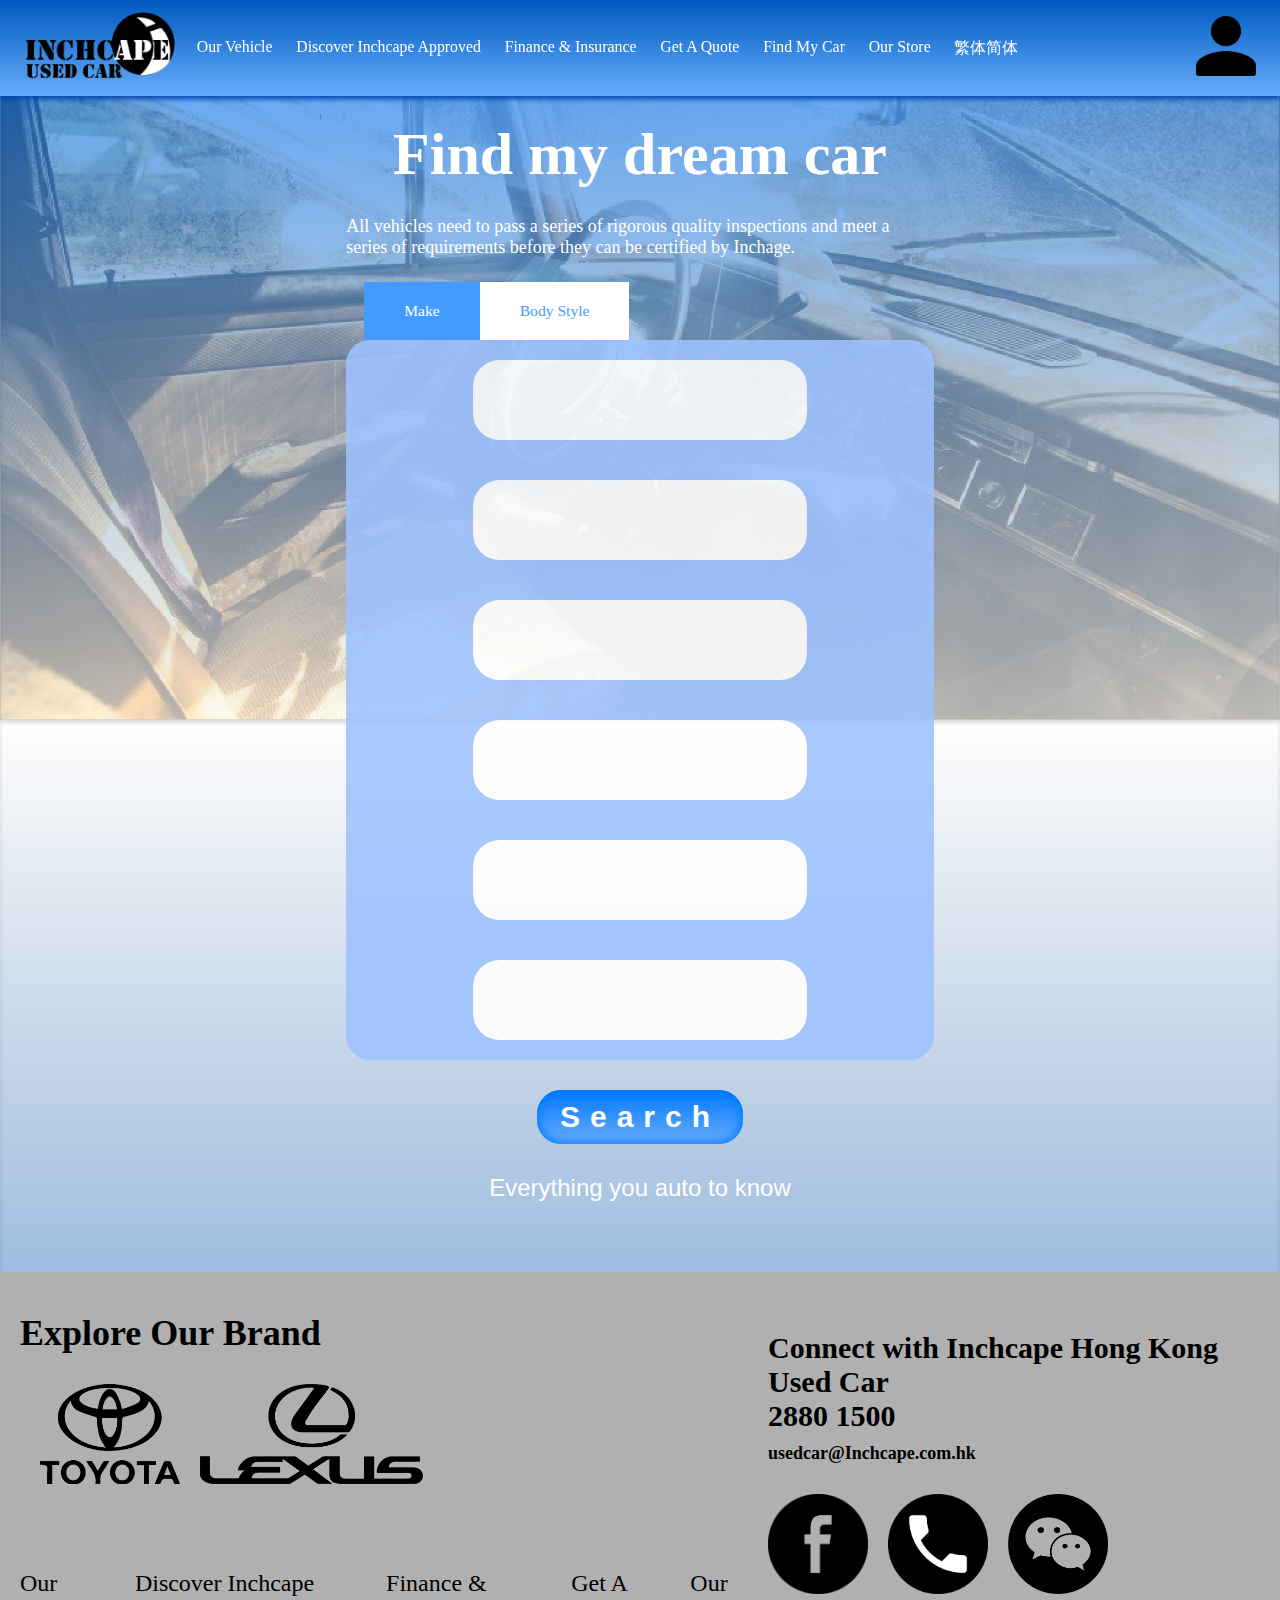
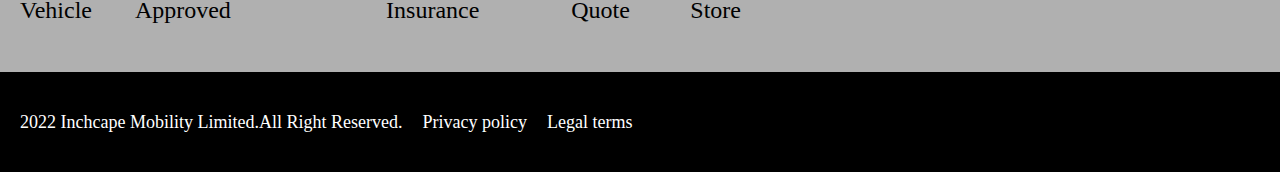
<file: page/index.html>
<!DOCTYPE html>
<html>
	<head>
		<title>Homepage</title>
		<meta charset="utf-8" />
		<meta name="viewport" content="width=device-width,initial-scale=1,minimum-scale=1,maximum-scale=1,user-scalable=no" />
		<link rel="stylesheet" href="../css/common.css">
		<link rel="stylesheet" href="../css/index.css">
		<script src="../js/jquery-2.1.4.min.js"></script>
		<script src="../js/common.js"></script>
	</head>
	<body>
		<div class="fixed-header">
			<div class="header flex-row">

				<div class="logo">
					<img src="../img/icon.png" alt="Icon">
				</div>

				<ul class="flex-row	 sub-nav ">
					<li>Our Vehicle</li>
					<li>Discover Inchcape Approved</li>
					<li>Finance & Insurance</li>
					<li>Get A Quote</li>
					<li>Find My Car</li>
					<li>Our Store</li>
					<li>繁体简体</li>
				</ul>
				
				<div class="user-icon">
					<img src="../img/user.png" alt="">
				</div>
				
			</div>
		</div>
		
		<div class="container flex-column">
	
			<div class="main">
				<div class="flex-row main-box">
					<h1>Find my dream car</h1>
					<p>All vehicles need to pass a 
						series of rigorous quality inspections and meet a series of requirements before they can be certified by Inchage.
					</p>
					<div class="flex-row make-body-box">
						<p class="make-style">Make</p>
						<p class="body-style">Body Style</p>
					</div>
					<div class="flex-row search-bar wrap">
						<input type="text">
						<input type="text">
						<input type="text">
						<input type="text">
						<input type="text">
						<input type="text">
					</div>
					<div class="flex-row search-bottom">
						<a href="../page/selector.html">
							<p>Search</p>
						</a>
					</div>
					<div class="everything-you-know">
						<p>Everything you auto to know</p>
					</div>
				</div>
			
			</div>
			
		</div>

		<footer class="flex">
			<div class="flex advertising">
				<div class=" flex advertising-left">
					<div class=" flex brand">
						<h2>Explore Our Brand</h2>
						<div class="flex brand-img">
							<img src="../img/TOYOTA.png" alt="TOYOTA">
							<img src="../img/LEXUS.png" alt="LEXUS">
						</div>
					</div>
					<div class="flex advertising-list">
						<ul class="flex">
							<li>Our Vehicle</li>
							<li>Discover Inchcape Approved</li>
							<li>Finance & Insurance</li>
							<li>Get A Quote</li>
							<li>Our Store</li>
						</ul>
					</div>
				</div>
				<div class="flex advertising-right">
					<div class="flex advertising-right-words">
						<h2>Connect with Inchcape Hong Kong Used Car</h2>
						<h2>2880 1500</h2>
						<h3>usedcar@Inchcape.com.hk</h3>
					</div>
					<div class="flex advertising-right-connection-icon" >
						<img src="../img/FaceBook.png" alt="">
						<img src="../img/telephone-01.png" alt="">
						<img src="../img/Weichat.png" alt="">
					</div>
				</div>
			</div>
			<div class="flex bottom-list-box">
				<ul>
					<li>2022 Inchcape Mobility Limited.All Right Reserved.</li>
					<li>Privacy policy</li>
					<li>Legal terms</li>
				</ul>
			</div>
		</footer>



<!-- Menu bar -->
<div class="right-menu-box">
    <div class="close-icon">
        <img src="../img/closeIcon.png" alt="">
    </div>
    <div class="flex-row user-box">
        <div class="flex flex-column user-name">
            <p>Jason Mueller</p>
            <p>Have a nice day</p>
        </div>
        <div class="flex-row user-avatar">
            <img src="../img/userPicture.jpeg" alt="">
        </div>
    </div>	
    <div class="flex-row menu-select-box">
		<a href="../page/save.html">
			<p>Saved Cars (0)</p>
		</a>
		<div class="menu-icon">
			<img src="../img/heart.svg" alt="">
		</div>
    </div>	
    <div class="flex-row menu-select-box">
        <p>Saved Searches (0)</p>
        <div class="menu-icon">
            <img src="../img/searchIcon.svg" alt="">
        </div>
    </div>
    <div class="flex-row menu-select-box">
        <a href="../page/compare.html">
			<p>Compare (0)</p>
		</a>
        <div class="menu-icon">
            <img src="../img/label.svg" alt="">
        </div>
    </div>
    <div class="flex-row menu-select-box">
        <p>Profile Settings</p>
        <div class="menu-icon">
            <img src="../img/userCricle.svg" alt="">
        </div>
    </div>
    <div class="flex-row menu-select-box">
        <p>Email Settings</p>
        <div class="menu-icon">
            <img src="../img/email.svg" alt="">
        </div>
    </div>  
    <div class="flex-row sign-out-buttom">
        <p>Sign Out</p>
    </div>      
 </div>




	</body>
</html>
</file>
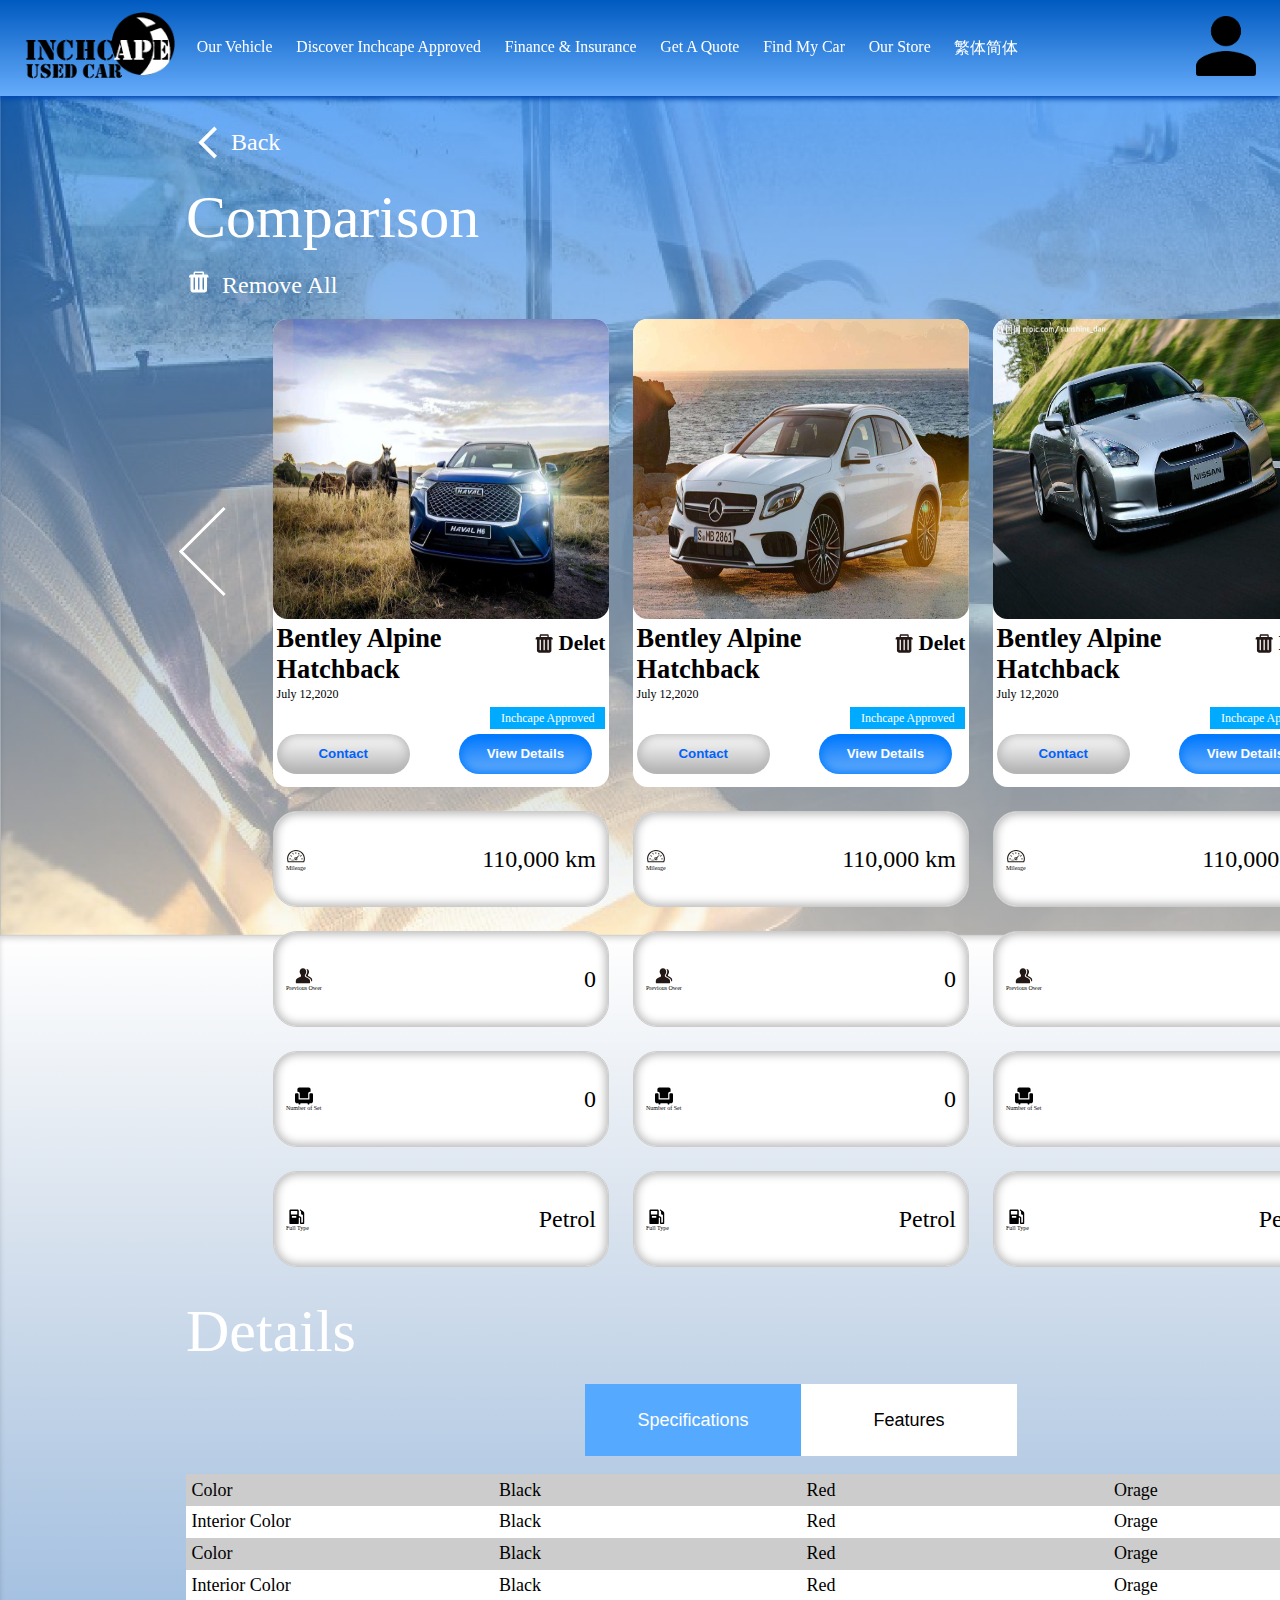
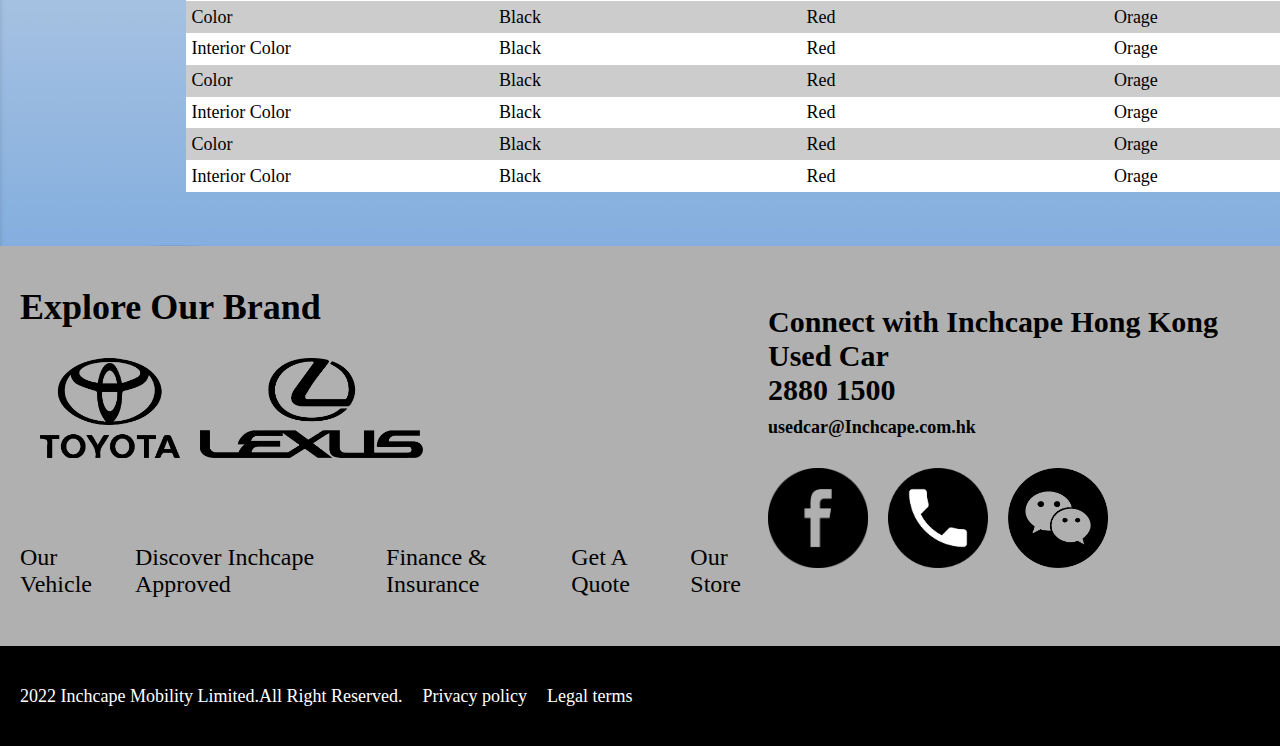
<file: page/compare.html>
<!DOCTYPE html>
<html>
	<head>
		<title>Compare</title>
		<meta charset="utf-8" />
		<meta name="viewport" content="width=device-width,initial-scale=1,minimum-scale=1,maximum-scale=1,user-scalable=no" />
		<link rel="stylesheet" href="../css/compare.css">
		<link rel="stylesheet" href="../css/common.css">
		<script type="text/javascript" src="../js/jquery-2.1.4.min.js"></script>
		<script type="text/javascript" src="../js/common.js"></script>
	</head>
	<body>
		
		<div class="fixed-header">
			<div class="header flex-row">

				<div class="logo">
					<img src="../img/icon.png" alt="Icon">
				</div>

				<ul class="flex-row	 sub-nav ">
					<li>Our Vehicle</li>
					<li>Discover Inchcape Approved</li>
					<li>Finance & Insurance</li>
					<li>Get A Quote</li>
					<li>Find My Car</li>
					<li>Our Store</li>
					<li>繁体简体</li>
				</ul>
				
				<div class="user-icon">
					<img src="../img/user.png" alt="">
				</div>
				
			</div>
		</div>


		<div class="container flex-column">
			
			<div class="main flex-column">
				<div class="flex-row back">
					<img src="../img/toLeft.svg" alt="">
					<p>Back</p>
				</div>
				<div class="sub-title">Comparison</div>
				
				<div class="flex-row remove-all">
					<div class="remove-icon fle">
						<img src="../img/deleteIcon.svg" alt="">
					</div>
					<p>Remove All</p>
				</div>
				
				<div class="flex-row flex-grow">
					
					<div class="right flex-column flex-grow">
						
						<div class="list-content list-double-content flex-row" data="list-type-double">
							
							<div class="left-arrow "></div>
							
							<div class="list-double-content-item-container flex-row flex-grow ">
								
								
								<div class="list-double-content-item flex-column ">
									<img class="left-img-small" src="../img/car-1.jpg"/>
									<div class="double-text-box flex-column flex-grow">
										<div class="car-name flex-row">
											
											<span class="">Bentley Alpine <br />Hatchback
											</span>
										
											<div class="remove-item flex-grow flex-row">Delet</div> 
										
										</div>
										<div class="date flex-row">July 12,2020</div>
										<div class=" flex-row label-box"><span class="label"> Inchcape Approved</span>
											
										</div>
										<div class="button-container flex-row">
											<button class="contact">Contact</button>
											<button class="view-detail">View Details</button>
										</div>
									</div>
								</div>
								
								<div class="list-double-content-item flex-column ">
									<img class="left-img-small" src="../img/car-2.jpg"/>
									<div class="double-text-box flex-column flex-grow">
										<div class="car-name flex-row">
											
											<span class="">Bentley Alpine <br />Hatchback
											</span>
										
											<div class="remove-item flex-grow flex-row">Delet</div> 
										
										</div>
										<div class="date flex-row">July 12,2020</div>
										<div class=" flex-row label-box"><span class="label"> Inchcape Approved</span>
											
										</div>
										<div class="button-container flex-row">
											<button class="contact">Contact</button>
											<button class="view-detail">View Details</button>
										</div>
									</div>
								</div>
								
								
								<div class="list-double-content-item flex-column ">
									<img class="left-img-small" src="../img/car-3.jpg"/>
									<div class="double-text-box flex-column flex-grow">
										<div class="car-name flex-row">
											
											<span class="">Bentley Alpine <br />Hatchback
											</span>
										
											<div class="remove-item flex-grow flex-row">Delet</div> 
										
										</div>
										<div class="date flex-row">July 12,2020</div>
										<div class=" flex-row label-box"><span class="label"> Inchcape Approved</span>
											
										</div>
										<div class="button-container flex-row">
											<button class="contact">Contact</button>
											<button class="view-detail">View Details</button>
										</div>
									</div>
								</div>
								
							</div>
							
							<div class="right-arrow "></div>
						</div>
						
						<div class="flex-row " >
							<div class="left-arrow " style="visibility: hidden;"></div>
							<div class="general-detail flex-row wrap">
								<div class="general-detail-item flex-row">
									<div class="general-left-image-box flex-column">
										<img class="general-left-image" src="../img/operate-mileage.svg"/>
										Mileage
									</div>
									<span class="general-right-title flex-row flex-grow">110,000 km</span>
								</div>
								<div class="general-detail-item flex-row">
									<div class="general-left-image-box flex-column">
										<img class="general-left-image" src="../img/operate-mileage.svg"/>
										Mileage
									</div>
									<span class="general-right-title flex-row flex-grow">110,000 km</span>
								</div>
								<div class="general-detail-item flex-row">
									<div class="general-left-image-box flex-column">
										<img class="general-left-image" src="../img/operate-mileage.svg"/>
										Mileage
									</div>
									<span class="general-right-title flex-row flex-grow">110,000 km</span>
								</div>
								
								<div class="general-detail-item flex-row">
									<div class="general-left-image-box flex-column">
										<img class="general-left-image" src="../img/pepole.svg"/>
										Previous Ower
									</div>
									<span class="general-right-title flex-row flex-grow">0</span>
								</div>
								<div class="general-detail-item flex-row">
									<div class="general-left-image-box flex-column">
										<img class="general-left-image" src="../img/pepole.svg"/>
										Previous Ower
									</div>
									<span class="general-right-title flex-row flex-grow">0</span>
								</div><div class="general-detail-item flex-row">
									<div class="general-left-image-box flex-column">
										<img class="general-left-image" src="../img/pepole.svg"/>
										Previous Ower
									</div>
									<span class="general-right-title flex-row flex-grow">0</span>
								</div>
								
								<div class="general-detail-item flex-row">
									<div class="general-left-image-box flex-column">
										<img class="general-left-image" src="../img/seat.svg"/>
										Number of Set
									</div>
									<span class="general-right-title flex-row flex-grow">0</span>
								</div>
								<div class="general-detail-item flex-row">
									<div class="general-left-image-box flex-column">
										<img class="general-left-image" src="../img/seat.svg"/>
										Number of Set
									</div>
									<span class="general-right-title flex-row flex-grow">0</span>
								</div><div class="general-detail-item flex-row">
									<div class="general-left-image-box flex-column">
										<img class="general-left-image" src="../img/seat.svg"/>
										Number of Set
									</div>
									<span class="general-right-title flex-row flex-grow">0</span>
								</div>
							
								<div class="general-detail-item flex-row">
									<div class="general-left-image-box flex-column">
										<img class="general-left-image" src="../img/oil.svg"/>
										Full Type
									</div>
									<span class="general-right-title flex-row flex-grow">Petrol</span>
								</div>
								<div class="general-detail-item flex-row">
									<div class="general-left-image-box flex-column">
										<img class="general-left-image" src="../img/oil.svg"/>
										Full Type
									</div>
									<span class="general-right-title flex-row flex-grow">Petrol</span>
								</div><div class="general-detail-item flex-row">
									<div class="general-left-image-box flex-column">
										<img class="general-left-image" src="../img/oil.svg"/>
										Full Type
									</div>
									<span class="general-right-title flex-row flex-grow">Petrol</span>
								</div>	
								
							</div>
							
							<div class="right-arrow " style="visibility: hidden;"></div>
						</div>
						
						<div class="detail">							
							<div class="sub-title">Details</div>
							
							<div class="button-container flex-row">
								<button class="spec">Specifications</button>
								<button class="features">Features</button>
							</div>
							
							<div class="table flex-column">
								<ul class="odd-row flex-row">
									
									<li>Color</li>
									<li>Black</li>
									<li>Red</li>
									<li>Orage</li>
									
								</ul>
								<ul class="even-row  flex-row">
									
									<li>Interior Color</li>
									<li>Black</li>
									<li>Red</li>
									<li>Orage</li>
								</ul>
								<ul class="odd-row flex-row">
									
									<li>Color</li>
									<li>Black</li>
									<li>Red</li>
									<li>Orage</li>
									
								</ul>
								<ul class="even-row  flex-row">
									
									<li>Interior Color</li>
									<li>Black</li>
									<li>Red</li>
									<li>Orage</li>
								</ul>
								<ul class="odd-row flex-row">
									
									<li>Color</li>
									<li>Black</li>
									<li>Red</li>
									<li>Orage</li>
									
								</ul>
								<ul class="even-row  flex-row">
									
									<li>Interior Color</li>
									<li>Black</li>
									<li>Red</li>
									<li>Orage</li>
								</ul>
								<ul class="odd-row flex-row">
									
									<li>Color</li>
									<li>Black</li>
									<li>Red</li>
									<li>Orage</li>
									
								</ul>
								<ul class="even-row  flex-row">
									
									<li>Interior Color</li>
									<li>Black</li>
									<li>Red</li>
									<li>Orage</li>
								</ul>
								<ul class="odd-row flex-row">
									
									<li>Color</li>
									<li>Black</li>
									<li>Red</li>
									<li>Orage</li>
									
								</ul>
								<ul class="even-row  flex-row">
									
									<li>Interior Color</li>
									<li>Black</li>
									<li>Red</li>
									<li>Orage</li>
								</ul>
								
								
							</div>
							
						</div>
						
						
					</div>
					
					
				</div>
			
			
			</div>
			
		
			
		</div>

		<footer class="flex">
			<div class="flex advertising">
				<div class=" flex advertising-left">
					<div class=" flex brand">
						<h2>Explore Our Brand</h2>
						<div class="flex brand-img">
							<img src="../img/TOYOTA.png" alt="TOYOTA">
							<img src="../img/LEXUS.png" alt="LEXUS">
						</div>
					</div>
					<div class="flex advertising-list">
						<ul class="flex">
							<li>Our Vehicle</li>
							<li>Discover Inchcape Approved</li>
							<li>Finance & Insurance</li>
							<li>Get A Quote</li>
							<li>Our Store</li>
						</ul>
					</div>
				</div>
				<div class="flex advertising-right">
					<div class="flex advertising-right-words">
						<h2>Connect with Inchcape Hong Kong Used Car</h2>
						<h2>2880 1500</h2>
						<h3>usedcar@Inchcape.com.hk</h3>
					</div>
					<div class="flex advertising-right-connection-icon" >
						<img src="../img/FaceBook.png" alt="">
						<img src="../img/telephone-01.png" alt="">
						<img src="../img/Weichat.png" alt="">
					</div>
				</div>
			</div>
			<div class="flex bottom-list-box">
				<ul>
					<li>2022 Inchcape Mobility Limited.All Right Reserved.</li>
					<li>Privacy policy</li>
					<li>Legal terms</li>
				</ul>
			</div>
		</footer>
		
		
<!-- Menu bar -->
<div class="right-menu-box">
    <div class="close-icon">
        <img src="../img/closeIcon.png" alt="">
    </div>
    <div class="flex-row user-box">
        <div class="flex flex-column user-name">
            <p>Jason Mueller</p>
            <p>Have a nice day</p>
        </div>
        <div class="flex-row user-avatar">
            <img src="../img/userPicture.jpeg" alt="">
        </div>
    </div>	
    <div class="flex-row menu-select-box">
		<a href="../page/save.html">
			<p>Saved Cars (0)</p>
		</a>
		<div class="menu-icon">
			<img src="../img/heart.svg" alt="">
		</div>
    </div>	
    <div class="flex-row menu-select-box">
        <p>Saved Searches (0)</p>
        <div class="menu-icon">
            <img src="../img/searchIcon.svg" alt="">
        </div>
    </div>
    <div class="flex-row menu-select-box">
        <a href="../page/compare.html">
			<p>Compare (0)</p>
		</a>
        <div class="menu-icon">
            <img src="../img/label.svg" alt="">
        </div>
    </div>
    <div class="flex-row menu-select-box">
        <p>Profile Settings</p>
        <div class="menu-icon">
            <img src="../img/userCricle.svg" alt="">
        </div>
    </div>
    <div class="flex-row menu-select-box">
        <p>Email Settings</p>
        <div class="menu-icon">
            <img src="../img/email.svg" alt="">
        </div>
    </div>  
    <div class="flex-row sign-out-buttom">
        <p>Sign Out</p>
    </div>      
</div>

 
<!-- <div class="contact-menu-model-box"> -->
	  
<!-- contact bar -->
<div class="contact-menu-model-box">

	
	<div class="contact-menu-box">
		<div class="contact-menu-top-box">
			<h1>
				Contact
			</h1>
			<div class="close-icon">
				<img src="../img/closeIcon.png" alt="">
			</div>
		</div>
		<div class="contact-words">
			<p>Please provide your contact information and we will confirm the details with you as soon as possible.</p>
		</div>
		<div class="contact-input-content-box">
			<div class="contact-input-box">
				<p>Mr</p>
				<div class="drop-down-menu-icon">
					<img src="../img/toDown.svg" alt="">
				</div>
			</div>
			<div class="contact-input-box">
				<p>First Name*</p>
			</div>
			<div class="contact-input-box">
				<p>Last Name*</p>
			</div>
			<div class="contact-input-box">
				<p>Email</p>
			</div>
			<div class="contact-input-box">
				<p>Phone Number*</p>
			</div>
			<div class="contact-input-box">
				<p>Subject</p>
				<div class="drop-down-menu-icon">
					<img src="../img/toDown.svg" alt="">
				</div>
			</div>
		</div>
		<div class="contact-menu-bottom-box">
			<div class="contact-bottom-words-box">
				<input type="radio">
				<p>I agree to the use of my personal data by your company and/or provision of my personal data to your affiliates, subsidiaries and/or associated companies in direct marketing. I agree to receive news and information from Inchcape by Whatsapp.</p>
			</div>
			<div class="contact-button">
				<button>Contact</button>
			</div>
		</div>
	</div>



	</body>
</html>
</file>
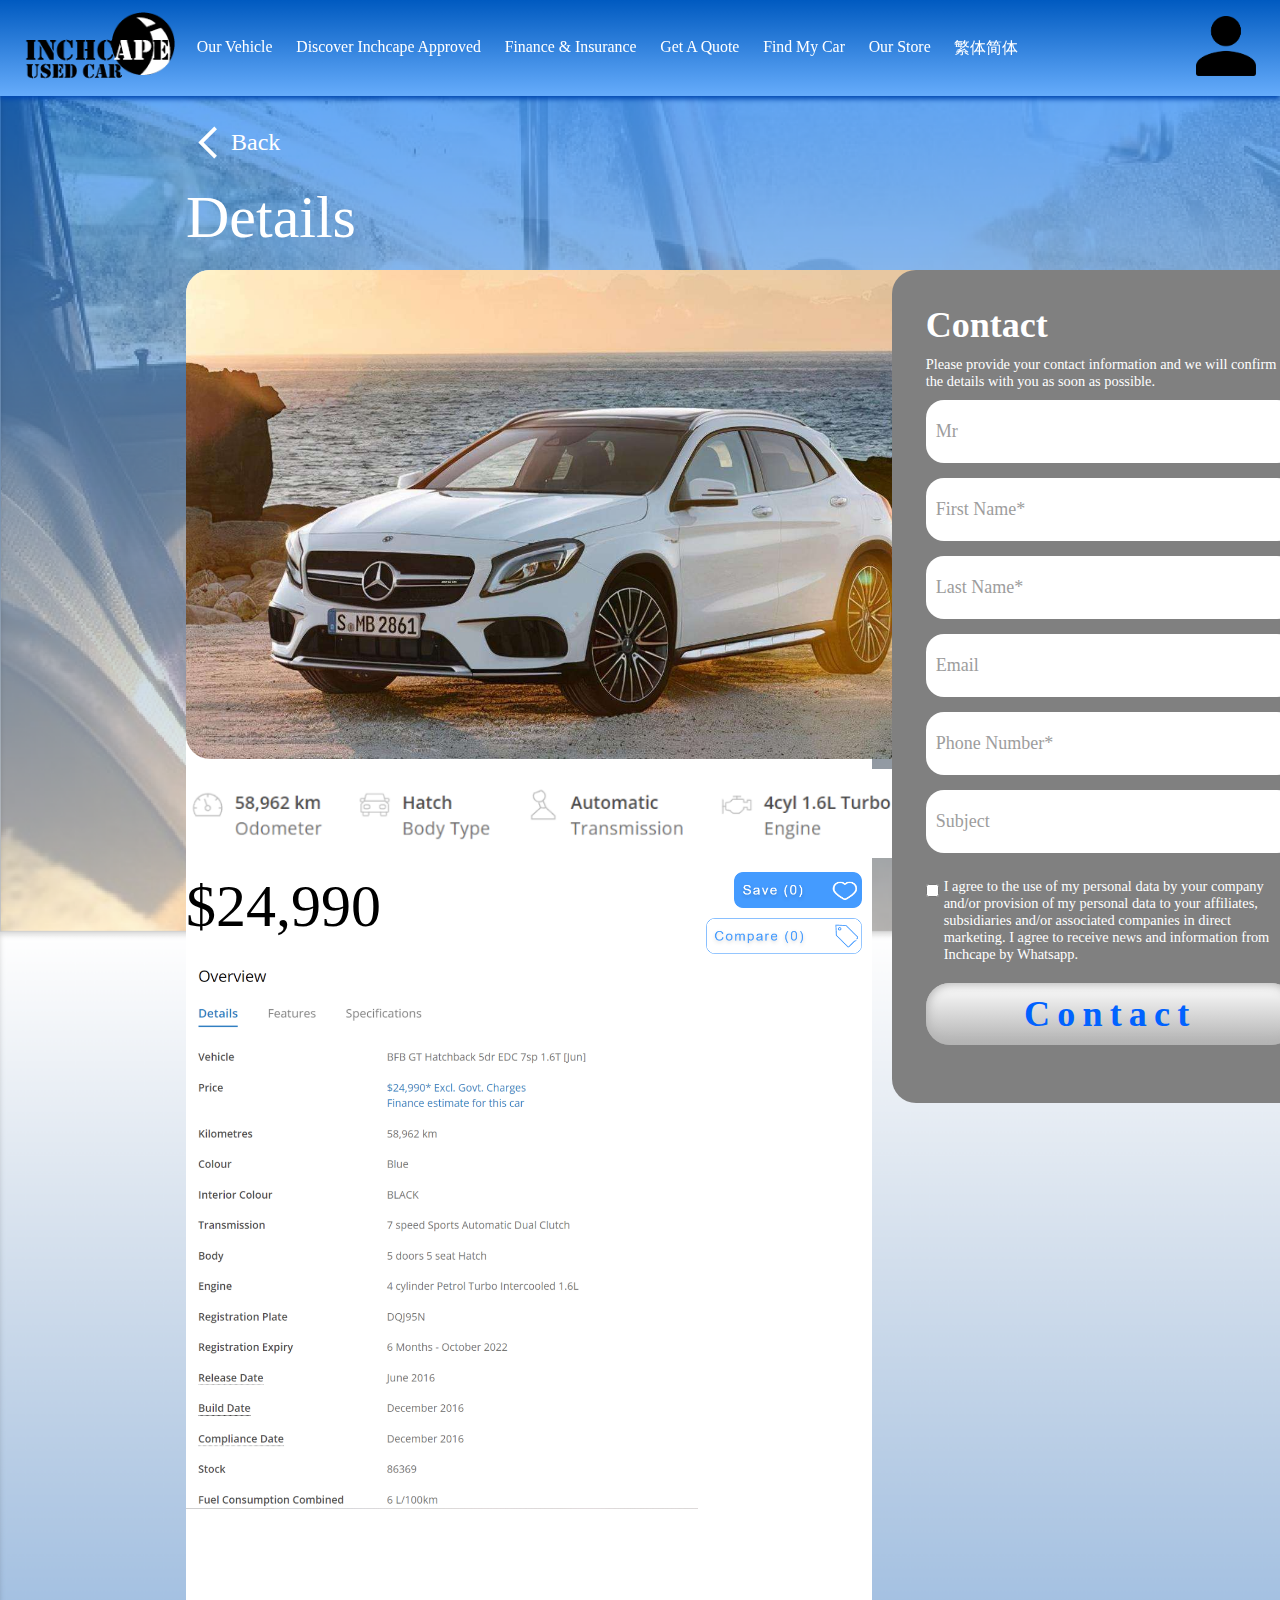
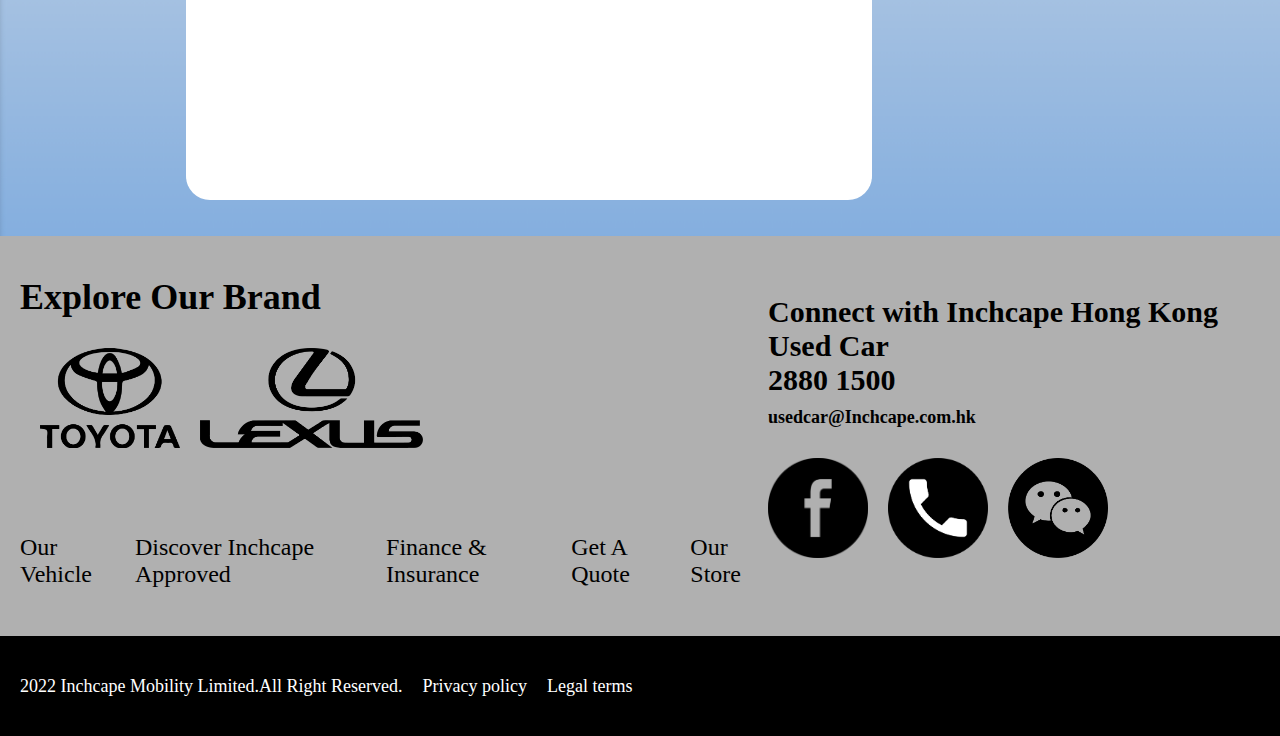
<file: page/product-details.html>
<!DOCTYPE html>
<html>
	<head>
		<title>Product details</title>
		<meta charset="utf-8" />
		<meta name="viewport" content="width=device-width,initial-scale=1,minimum-scale=1,maximum-scale=1,user-scalable=no" />
        <link rel="stylesheet" href="../css/product-details.css">
		<link rel="stylesheet" href="../css/common.css">
		<script type="text/javascript" src="../js/jquery-2.1.4.min.js"></script>
		<script type="text/javascript" src="../js/common.js"></script>
	</head>
	<body>
		
		<div class="fixed-header">
			<div class="header flex-row">

				<div class="logo">
					<img src="../img/icon.png" alt="Icon">
				</div>

				<ul class="flex-row	 sub-nav ">
					<li>Our Vehicle</li>
					<li>Discover Inchcape Approved</li>
					<li>Finance & Insurance</li>
					<li>Get A Quote</li>
					<li>Find My Car</li>
					<li>Our Store</li>
					<li>繁体简体</li>
				</ul>
				
				<div class="user-icon">
					<img src="../img/user.png" alt="">
				</div>
				
			</div>
		</div>


		<div class="container flex-column">
			
			<div class="main flex-column">
				<div class="flex-row back">
					<img src="../img/toLeft.svg" alt="">
					<p>Back</p>
				</div>
				<div class="sub-title">Details</div>
				
				<div class="flex-row flex-grow">
					
					<div class="right flex-row detail-contact">
					
						
                    <div class="flex-column details">
                        <img class = "flex cars-img fixed-img"src="../img/Cars.jpeg" alt="">
                        
                        <div class="simple-details">
                            <img  class="fixed-img" src="../img/simpleDetails.png" alt="">
                        </div>
                        <div class="flex price-box">
                            <div class="price">
                                <p>$24,990</p>
                            </div>
                            <div class="flex Save-Contact">
                                <div class="flex save">
                                    <img src="../img/Save.png" alt="">
                                </div>
                                <div class="flex compare">
                                    <img src="../img/compare.png" alt="">
                                </div>
                            </div>
                        </div>
                        <div class="details-table">
                            <img src="../img/detailsTable.png" alt="">
                        </div>
                    </div>
                    <div class="flex-column contact-box">
                        <div class="contact-items">
                            <h1>
                                Contact 
                            </h1>
                            <p>
                                Please provide your contact information and we will confirm the details with you as soon as possible.
                            </p>
                            <ul>
                                <li>Mr</li>
                                <li>First Name*</li>
                                <li>Last Name*</li>
                                <li>Email</li>
                                <li>Phone Number*</li>
                                <li>Subject</li>
                            </ul>
                            <div class="priacy-information">
                                <input type="checkbox">
                                <p>I agree to the use of my personal data by your company and/or provision of my personal data to your affiliates, subsidiaries and/or associated companies in direct marketing. I agree to receive news and information from Inchcape by Whatsapp.</p>
                            </div>
                            <div class="flex-column contact">
                                <p>Contact</p>
                            </div>
                        </div>    
                    </div>

                   
                        
					</div>
					 
				</div>
			
			</div>
			
		
			
		</div>

		<footer class="flex">
			<div class="flex advertising">
				<div class=" flex advertising-left">
					<div class=" flex brand">
						<h2>Explore Our Brand</h2>
						<div class="flex brand-img">
							<img src="../img/TOYOTA.png" alt="TOYOTA">
							<img src="../img/LEXUS.png" alt="LEXUS">
						</div>
					</div>
					<div class="flex advertising-list">
						<ul class="flex">
							<li>Our Vehicle</li>
							<li>Discover Inchcape Approved</li>
							<li>Finance & Insurance</li>
							<li>Get A Quote</li>
							<li>Our Store</li>
						</ul>
					</div>
				</div>
				<div class="flex advertising-right">
					<div class="flex advertising-right-words">
						<h2>Connect with Inchcape Hong Kong Used Car</h2>
						<h2>2880 1500</h2>
						<h3>usedcar@Inchcape.com.hk</h3>
					</div>
					<div class="flex advertising-right-connection-icon" >
						<img src="../img/FaceBook.png" alt="">
						<img src="../img/telephone-01.png" alt="">
						<img src="../img/Weichat.png" alt="">
					</div>
				</div>
			</div>
			<div class="flex bottom-list-box">
				<ul>
					<li>2022 Inchcape Mobility Limited.All Right Reserved.</li>
					<li>Privacy policy</li>
					<li>Legal terms</li>
				</ul>
			</div>
		</footer>
		
		
<!-- Menu bar -->
<div class="right-menu-box">
    <div class="close-icon">
        <img src="../img/closeIcon.png" alt="">
    </div>
    <div class="flex-row user-box">
        <div class="flex flex-column user-name">
            <p>Jason Mueller</p>
            <p>Have a nice day</p>
        </div>
        <div class="flex-row user-avatar">
            <img src="../img/userPicture.jpeg" alt="">
        </div>
    </div>	
    <div class="flex-row menu-select-box">
		<a href="../page/save.html">
			<p>Saved Cars (0)</p>
		</a>
		<div class="menu-icon">
			<img src="../img/heart.svg" alt="">
		</div>
    </div>	
    <div class="flex-row menu-select-box">
        <p>Saved Searches (0)</p>
        <div class="menu-icon">
            <img src="../img/searchIcon.svg" alt="">
        </div>
    </div>
    <div class="flex-row menu-select-box">
        <a href="../page/compare.html">
			<p>Compare (0)</p>
		</a>
        <div class="menu-icon">
            <img src="../img/label.svg" alt="">
        </div>
    </div>
    <div class="flex-row menu-select-box">
        <p>Profile Settings</p>
        <div class="menu-icon">
            <img src="../img/userCricle.svg" alt="">
        </div>
    </div>
    <div class="flex-row menu-select-box">
        <p>Email Settings</p>
        <div class="menu-icon">
            <img src="../img/email.svg" alt="">
        </div>
    </div>  
    <div class="flex-row sign-out-buttom">
        <p>Sign Out</p>
    </div>      
</div>

 
 <div class="contact-menu-model-box">
	  
<!-- contact bar -->
<div class="contact-menu-model-box">

	
    <div class="contact-menu-box">
        <div class="contact-menu-top-box">
            <h1>
                Contact
            </h1>
            <div class="close-icon">
                <img src="../img/closeIcon.png" alt="">
            </div>
        </div>
        <div class="contact-words">
            <p>Please provide your contact information and we will confirm the details with you as soon as possible.</p>
        </div>
        <div class="contact-input-content-box">
            <div class="contact-input-box">
                <p>Mr</p>
                <div class="drop-down-menu-icon">
                    <img src="../img/toDown.svg" alt="">
                </div>
            </div>
            <div class="contact-input-box">
                <p>First Name*</p>
            </div>
            <div class="contact-input-box">
                <p>Last Name*</p>
            </div>
            <div class="contact-input-box">
                <p>Email</p>
            </div>
            <div class="contact-input-box">
                <p>Phone Number*</p>
            </div>
            <div class="contact-input-box">
                <p>Subject</p>
                <div class="drop-down-menu-icon">
                    <img src="../img/toDown.svg" alt="">
                </div>
            </div>
        </div>
        <div class="contact-menu-bottom-box">
            <div class="contact-bottom-words-box">
                <input type="radio">
                <p>I agree to the use of my personal data by your company and/or provision of my personal data to your affiliates, subsidiaries and/or associated companies in direct marketing. I agree to receive news and information from Inchcape by Whatsapp.</p>
            </div>
            <div class="contact-button">
                <button>Contact</button>
            </div>
        </div>
    </div>



</div>

	</body>
</html>
</file>
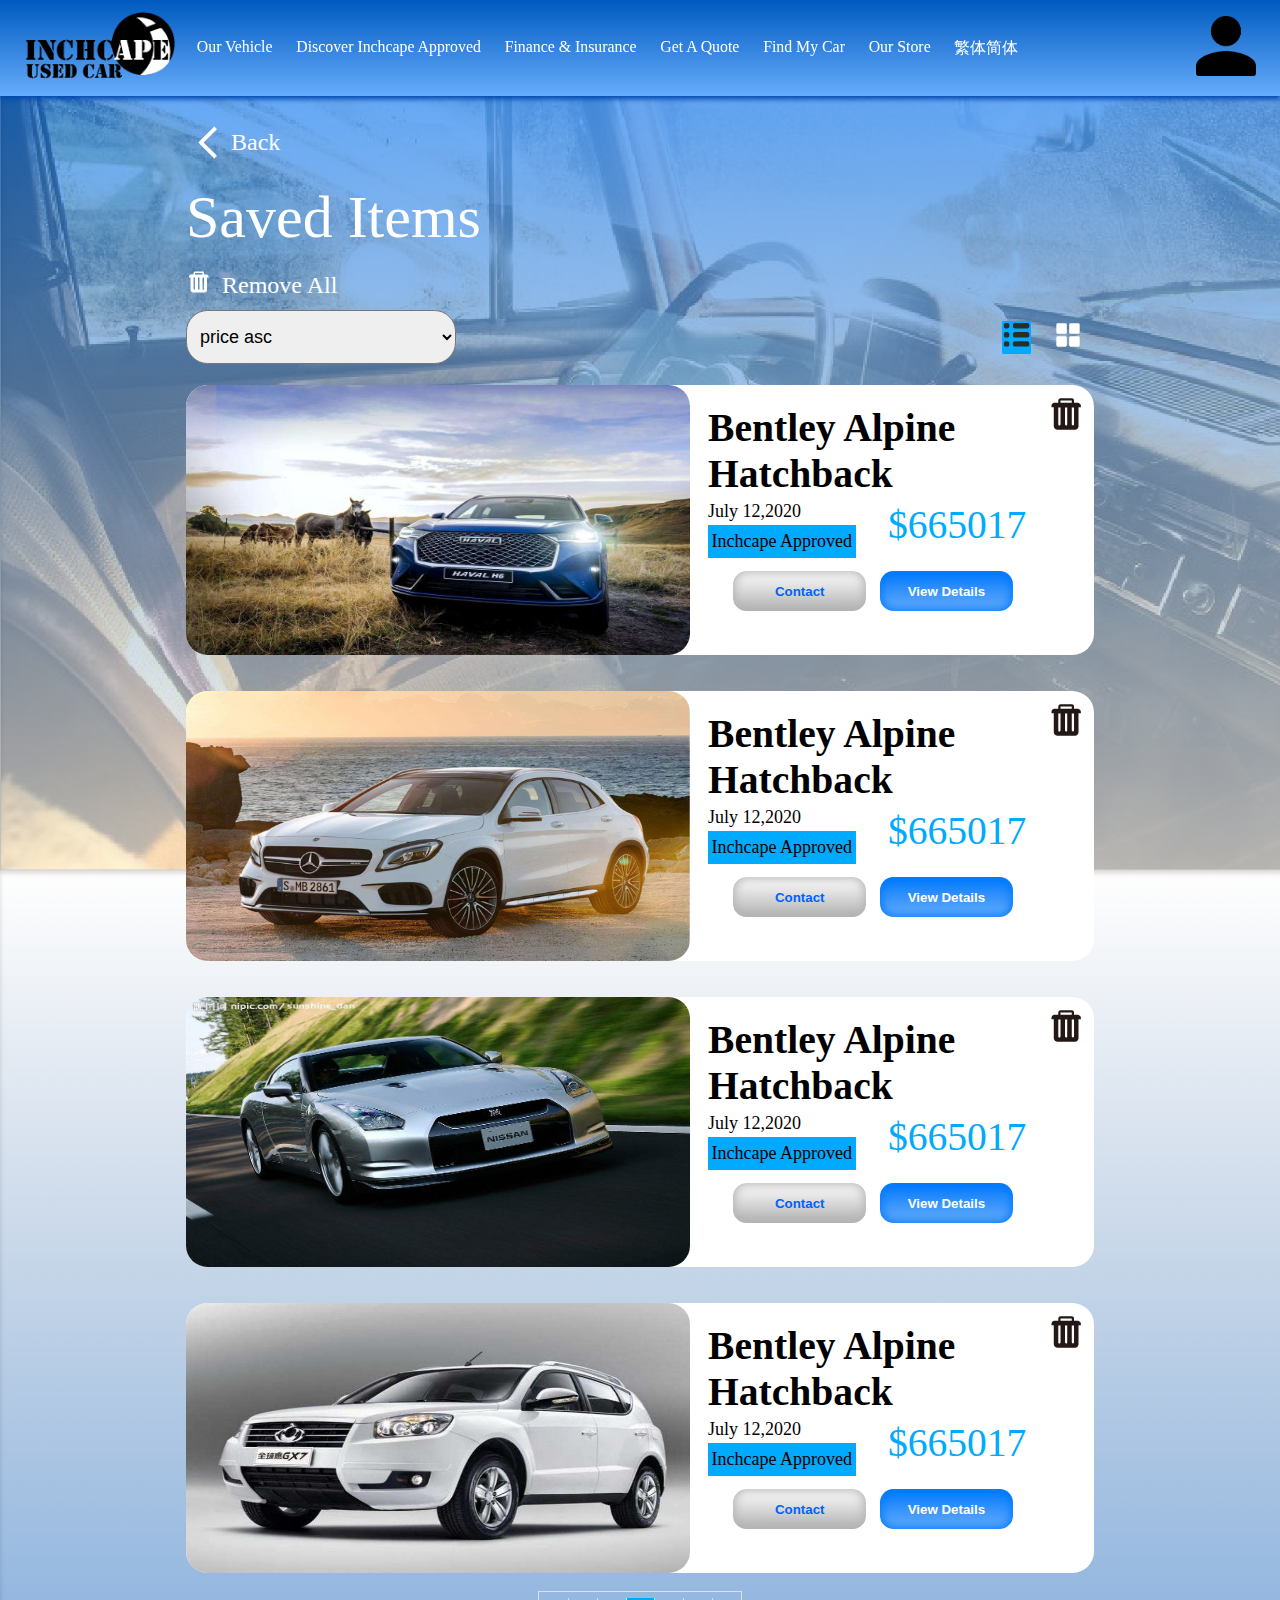
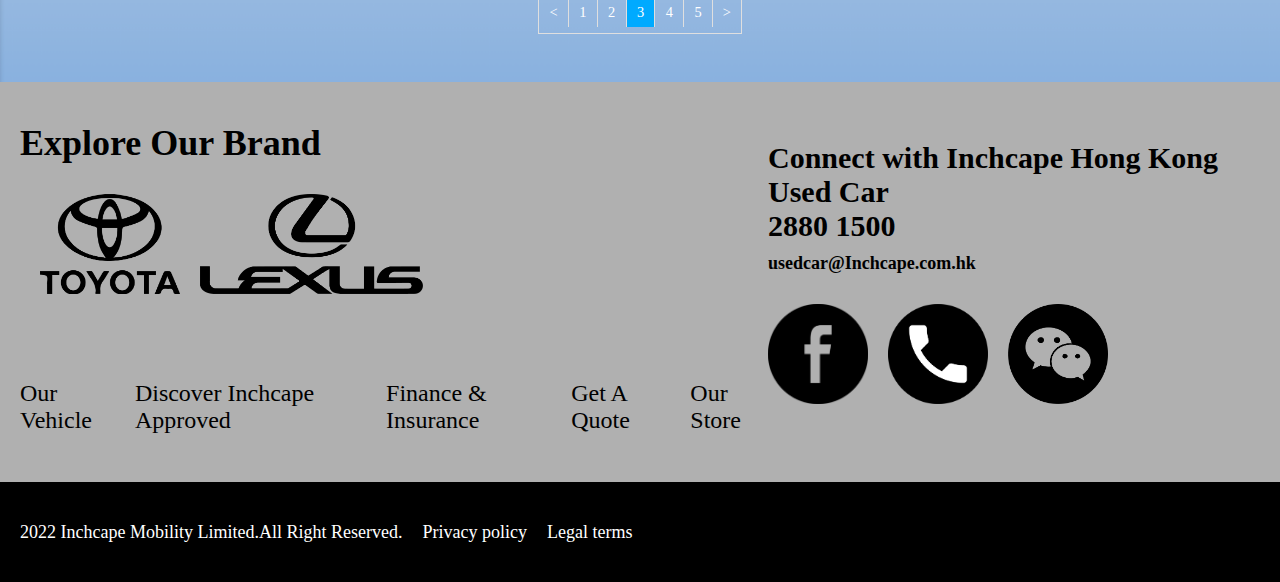
<file: page/save.html>
<!DOCTYPE html>
<html>
	<head>
		<title>Save Car</title>
		<meta charset="utf-8" />
		<meta name="viewport" content="width=device-width,initial-scale=1,minimum-scale=1,maximum-scale=1,user-scalable=no" />
		<link rel="stylesheet" href="../css/save.css">
		<link rel="stylesheet" href="../css/common.css">
		<script type="text/javascript" src="../js/jquery-2.1.4.min.js"></script>
		<script type="text/javascript" src="../js/common.js"></script>
	</head>
	<body>
		
		<div class="fixed-header">
			<div class="header flex-row">

				<div class="logo">
					<img src="../img/icon.png" alt="Icon">
				</div>

				<ul class="flex-row	 sub-nav ">
					<li>Our Vehicle</li>
					<li>Discover Inchcape Approved</li>
					<li>Finance & Insurance</li>
					<li>Get A Quote</li>
					<li>Find My Car</li>
					<li>Our Store</li>
					<li>繁体简体</li>
				</ul>
				
				<div class="user-icon">
					<img src="../img/user.png" alt="">
				</div>
				
			</div>
		</div>


		<div class="container flex-column">
			
			<div class="main flex-column">
				<div class="flex-row back">
					<img src="../img/toLeft.svg" alt="">
					<p>Back</p>
				</div>
				<div class="sub-title">Saved Items</div>
				
				<div class="flex-row remove-all">
					<div class="remove-icon fle">
						<img src="../img/deleteIcon.svg" alt="">
					</div>
					<p>Remove All</p>
				</div>
				
				<div class="flex-row flex-grow">
					
					<div class="right flex-column flex-grow">
						<div class="list-header">
							<div class="sort-filter">
								<select>
								  <option value="price">price asc</option>
								  <option value="price">price desc</option>
								  <option value="location">location</option>
								  <option value="location">location</option>
								</select>
							</div>
															
							<div class="list-type list-type-single type-selector-active" target-data="list-single-content"></div>
							
							<div class="list-type list-type-double type-selector" target-data="list-double-content"></div>
								
							
						</div>
						<div class="list-content list-single-content" data="list-type-single">
							
							<div class="list-single-content-item-container flex-column">
								
								<div class="list-single-content-item  flex-row">
									<img class="left-img-big" src="../img/car-1.jpg"/>
									<div class="flex-column flex-grow list-single-content-right-item">
										<div class="car-name flex-row">Bentley Alpine <br />Hatchback</div>
										<div class="date flex-row">July 12,2020</div>
										<div class=" flex-row"><span class="label"> Inchcape Approved</span>
											<div class="price">$665017</div>
										</div>
										<div class="button-container flex-row">
											<button class="contact">Contact</button>
											<button class="view-detail">View Details</button>
										</div>
									</div>
									
									<img class="remove-item" src="../img/delete-icon.svg" />
								</div>
								<div class="list-single-content-item  flex-row">
									<img class="left-img-big" src="../img/car-2.jpg"/>
									<div class="flex-column flex-grow list-single-content-right-item">
										<div class="car-name flex-row">Bentley Alpine <br />Hatchback</div>
										<div class="date flex-row">July 12,2020</div>
										<div class=" flex-row"><span class="label"> Inchcape Approved</span>
											<div class="price">$665017</div>
										</div>
										<div class="button-container flex-row">
											<button class="contact">Contact</button>
											<button class="view-detail">View Details</button>
										</div>
									</div>
									<img class="remove-item" src="../img/delete-icon.svg" />
								</div>
								<div class="list-single-content-item  flex-row">
									<img class="left-img-big" src="../img/car-3.jpg"/>
									<div class="flex-column flex-grow list-single-content-right-item">
										<div class="car-name flex-row">Bentley Alpine <br />Hatchback</div>
										<div class="date flex-row">July 12,2020</div>
										<div class=" flex-row"><span class="label"> Inchcape Approved</span>
											<div class="price">$665017</div>
										</div>
										<div class="button-container flex-row">
											<button class="contact">Contact</button>
											<button class="view-detail">View Details</button>
										</div>
									</div>
									<img class="remove-item" src="../img/delete-icon.svg" />
								</div>
								<div class="list-single-content-item  flex-row">
									<img class="left-img-big" src="../img/car-4.jpg"/>
									<div class="flex-column flex-grow list-single-content-right-item">
										<div class="car-name flex-row">Bentley Alpine <br />Hatchback</div>
										<div class="date flex-row">July 12,2020</div>
										<div class=" flex-row"><span class="label"> Inchcape Approved</span>
											<div class="price">$665017</div>
										</div>
										<div class="button-container flex-row">
											<button class="contact">Contact</button>
											<button class="view-detail">View Details</button>
										</div>
									</div>
									<img class="remove-item" src="../img/delete-icon.svg" />
								</div>
								
							</div>
							
						</div>
						
						<div class="list-content list-double-content hidden" data="list-type-double">
							
							<div class="list-double-content-item-container flex-row">
								
								<div class="list-double-content-item flex-column ">
									<img class="left-img-small" src="../img/car-1.jpg"/>
									<div class="double-text-box flex-column flex-grow">
										<div class="car-name flex-row">Bentley Alpine <br />Hatchback
										
										<img class="remove-item" src="../img/delete-icon.svg" />
										
										</div>
										<div class="date flex-row">July 12,2020</div>
										<div class=" flex-row"><span class="label"> Inchcape Approved</span>
											<div class="price">$665017</div>
										</div>
										<div class="button-container flex-row">
											<button class="contact">Contact</button>
											<button class="view-detail">View Details</button>
										</div>
									</div>
								</div>
								<div class="list-double-content-item flex-column ">
									<img class="left-img-small" src="../img/car-2.jpg"/>
									<div class="double-text-box flex-column flex-grow">
										<div class="car-name flex-row">Bentley Alpine <br />Hatchback
										
										<img class="remove-item" src="../img/delete-icon.svg" /></div>
										<div class="date flex-row">July 12,2020</div>
										<div class=" flex-row"><span class="label"> Inchcape Approved</span>
											<div class="price">$665017</div>
										</div>
										<div class="button-container flex-row">
											<button class="contact">Contact</button>
											<button class="view-detail">View Details</button>
										</div>
									</div>
								</div>
								<div class="list-double-content-item flex-column ">
									<img class="left-img-small" src="../img/car-3.jpg"/>
									<div class="double-text-box flex-column flex-grow">
										<div class="car-name flex-row">Bentley Alpine <br />Hatchback
										<img class="remove-item" src="../img/delete-icon.svg" /></div>
										<div class="date flex-row">July 12,2020</div>
										<div class=" flex-row"><span class="label"> Inchcape Approved</span>
											<div class="price">$665017</div>
										</div>
										<div class="button-container flex-row">
											<button class="contact">Contact</button>
											<button class="view-detail">View Details</button>
										</div>
									</div>
								</div>
								<div class="list-double-content-item flex-column ">
									<img class="left-img-small" src="../img/car-4.jpg"/>
									<div class="double-text-box flex-column flex-grow">
										<div class="car-name flex-row">Bentley Alpine <br />Hatchback
										<img class="remove-item" src="../img/delete-icon.svg" /></div>
										<div class="date flex-row">July 12,2020</div>
										<div class=" flex-row"><span class="label"> Inchcape Approved</span>
											<div class="price">$665017</div>
										</div>
										<div class="button-container flex-row">
											<button class="contact">Contact</button>
											<button class="view-detail">View Details</button>
										</div>
									</div>
								</div>
								<div class="list-double-content-item flex-column ">
									<img class="left-img-small" src="../img/car-1.jpg"/>
									<div class="double-text-box flex-column flex-grow">
										<div class="car-name flex-row">Bentley Alpine <br />Hatchback
										<img class="remove-item" src="../img/delete-icon.svg" /></div>
										<div class="date flex-row">July 12,2020</div>
										<div class=" flex-row"><span class="label"> Inchcape Approved</span>
											<div class="price">$665017</div>
										</div>
										<div class="button-container flex-row">
											<button class="contact">Contact</button>
											<button class="view-detail">View Details</button>
										</div>
									</div>
								</div>
								
							</div>
							
						</div>
						
						
						<div class="pager-container">
							<div class="pager">
								<span><</span>
								<span >1</span>
								<span>2</span>
								<span class="span-activie">3</span>
								<span>4</span>
								<span>5</span>
								<span>></span>
							<div>
						</div>
					</div>
					
							</div>
						</div>
					</div>
			
			</div>
			
		
			
		</div>

		<footer class="flex">
			<div class="flex advertising">
				<div class=" flex advertising-left">
					<div class=" flex brand">
						<h2>Explore Our Brand</h2>
						<div class="flex brand-img">
							<img src="../img/TOYOTA.png" alt="TOYOTA">
							<img src="../img/LEXUS.png" alt="LEXUS">
						</div>
					</div>
					<div class="flex advertising-list">
						<ul class="flex">
							<li>Our Vehicle</li>
							<li>Discover Inchcape Approved</li>
							<li>Finance & Insurance</li>
							<li>Get A Quote</li>
							<li>Our Store</li>
						</ul>
					</div>
				</div>
				<div class="flex advertising-right">
					<div class="flex advertising-right-words">
						<h2>Connect with Inchcape Hong Kong Used Car</h2>
						<h2>2880 1500</h2>
						<h3>usedcar@Inchcape.com.hk</h3>
					</div>
					<div class="flex advertising-right-connection-icon" >
						<img src="../img/FaceBook.png" alt="">
						<img src="../img/telephone-01.png" alt="">
						<img src="../img/Weichat.png" alt="">
					</div>
				</div>
			</div>
			<div class="flex bottom-list-box">
				<ul>
					<li>2022 Inchcape Mobility Limited.All Right Reserved.</li>
					<li>Privacy policy</li>
					<li>Legal terms</li>
				</ul>
			</div>
		</footer>
		
		
<!-- Menu bar -->
<div class="right-menu-box">
    <div class="close-icon">
        <img src="../img/closeIcon.png" alt="">
    </div>
    <div class="flex-row user-box">
        <div class="flex flex-column user-name">
            <p>Jason Mueller</p>
            <p>Have a nice day</p>
        </div>
        <div class="flex-row user-avatar">
            <img src="../img/userPicture.jpeg" alt="">
        </div>
    </div>	
    <div class="flex-row menu-select-box">
		<a href="../page/save.html">
			<p>Saved Cars (0)</p>
		</a>
		<div class="menu-icon">
			<img src="../img/heart.svg" alt="">
		</div>
    </div>	
    <div class="flex-row menu-select-box">
        <p>Saved Searches (0)</p>
        <div class="menu-icon">
            <img src="../img/searchIcon.svg" alt="">
        </div>
    </div>
    <div class="flex-row menu-select-box">
        <a href="../page/compare.html">
			<p>Compare (0)</p>
		</a>
        <div class="menu-icon">
            <img src="../img/label.svg" alt="">
        </div>
    </div>
    <div class="flex-row menu-select-box">
        <p>Profile Settings</p>
        <div class="menu-icon">
            <img src="../img/userCricle.svg" alt="">
        </div>
    </div>
    <div class="flex-row menu-select-box">
        <p>Email Settings</p>
        <div class="menu-icon">
            <img src="../img/email.svg" alt="">
        </div>
    </div>  
    <div class="flex-row sign-out-buttom">
        <p>Sign Out</p>
    </div>      
</div>

 
<!-- <div class="contact-menu-model-box"> -->
	  
<!-- contact bar -->
<div class="contact-menu-model-box">

	
	<div class="contact-menu-box">
		<div class="contact-menu-top-box">
			<h1>
				Contact
			</h1>
			<div class="close-icon">
				<img src="../img/closeIcon.png" alt="">
			</div>
		</div>
		<div class="contact-words">
			<p>Please provide your contact information and we will confirm the details with you as soon as possible.</p>
		</div>
		<div class="contact-input-content-box">
			<div class="contact-input-box">
				<p>Mr</p>
				<div class="drop-down-menu-icon">
					<img src="../img/toDown.svg" alt="">
				</div>
			</div>
			<div class="contact-input-box">
				<p>First Name*</p>
			</div>
			<div class="contact-input-box">
				<p>Last Name*</p>
			</div>
			<div class="contact-input-box">
				<p>Email</p>
			</div>
			<div class="contact-input-box">
				<p>Phone Number*</p>
			</div>
			<div class="contact-input-box">
				<p>Subject</p>
				<div class="drop-down-menu-icon">
					<img src="../img/toDown.svg" alt="">
				</div>
			</div>
		</div>
		<div class="contact-menu-bottom-box">
			<div class="contact-bottom-words-box">
				<input type="radio">
				<p>I agree to the use of my personal data by your company and/or provision of my personal data to your affiliates, subsidiaries and/or associated companies in direct marketing. I agree to receive news and information from Inchcape by Whatsapp.</p>
			</div>
			<div class="contact-button">
				<button>Contact</button>
			</div>
		</div>
	</div>



	</body>
</html>
</file>
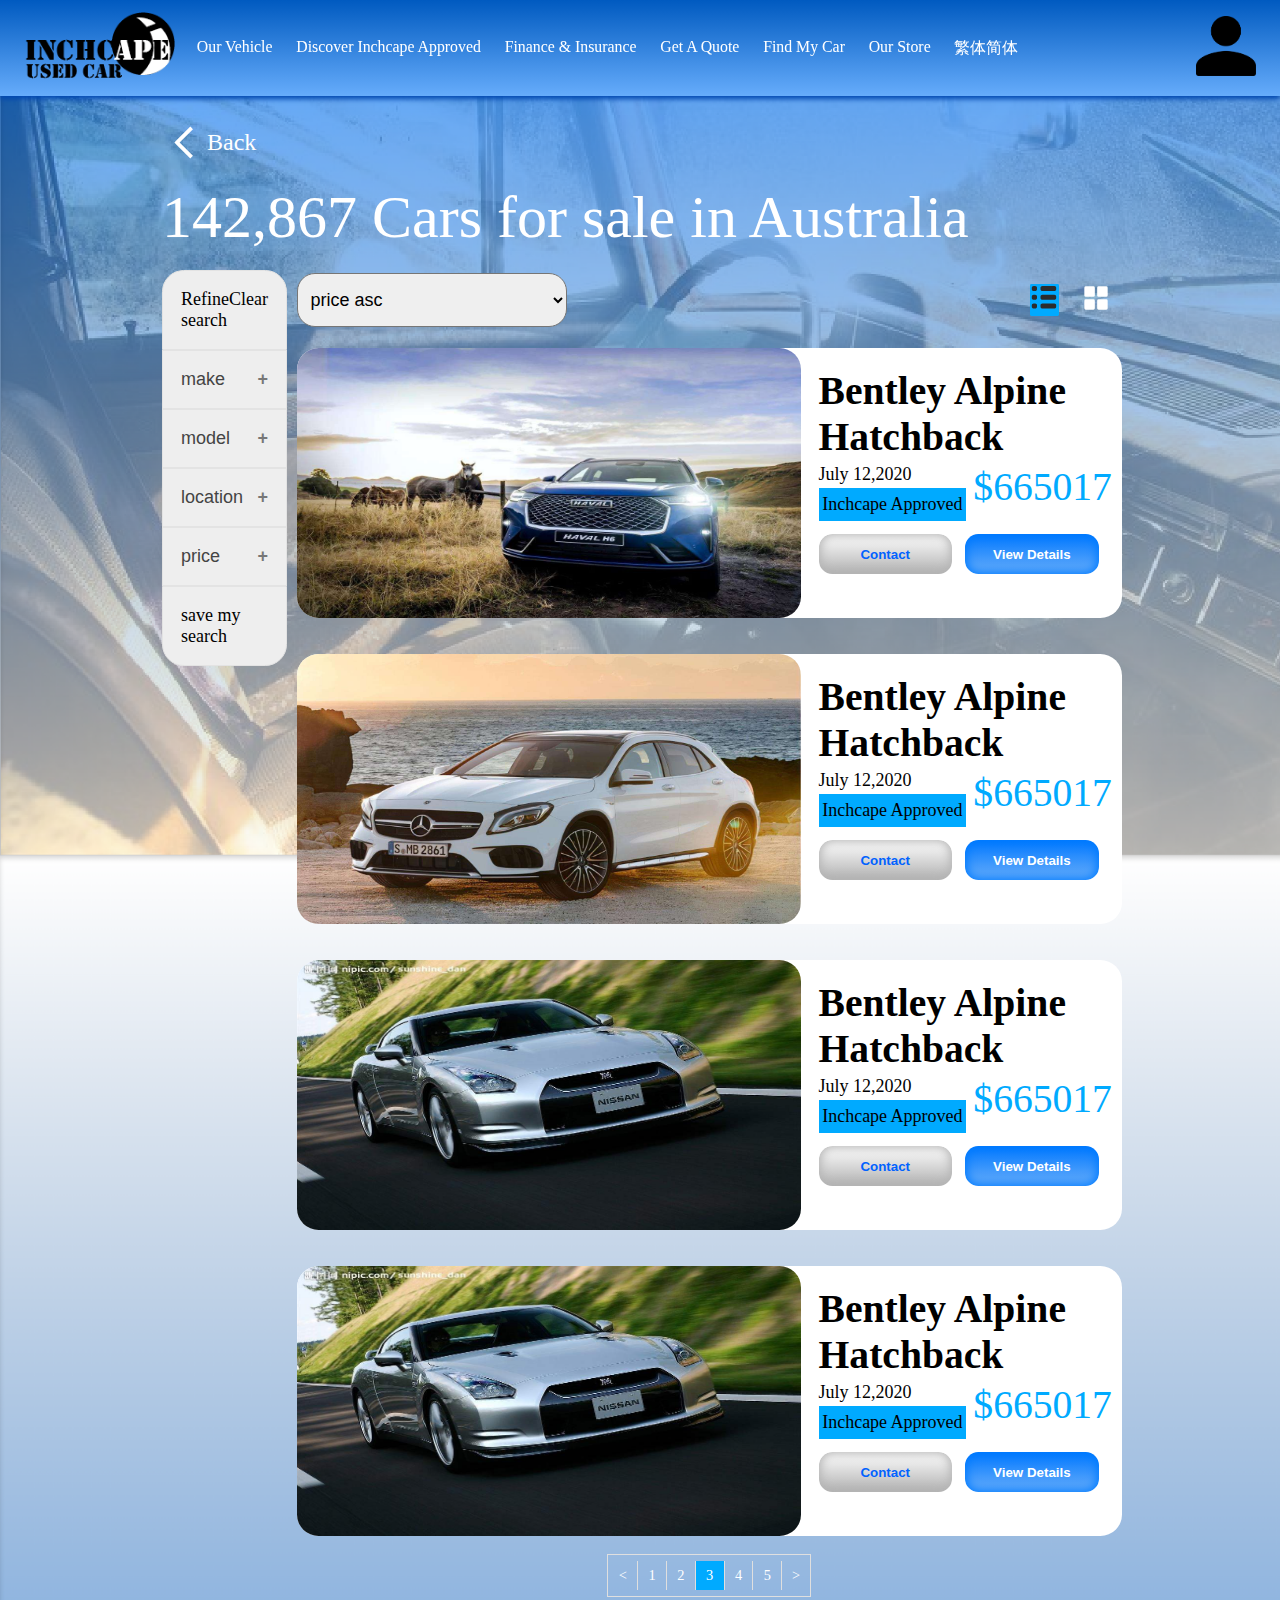
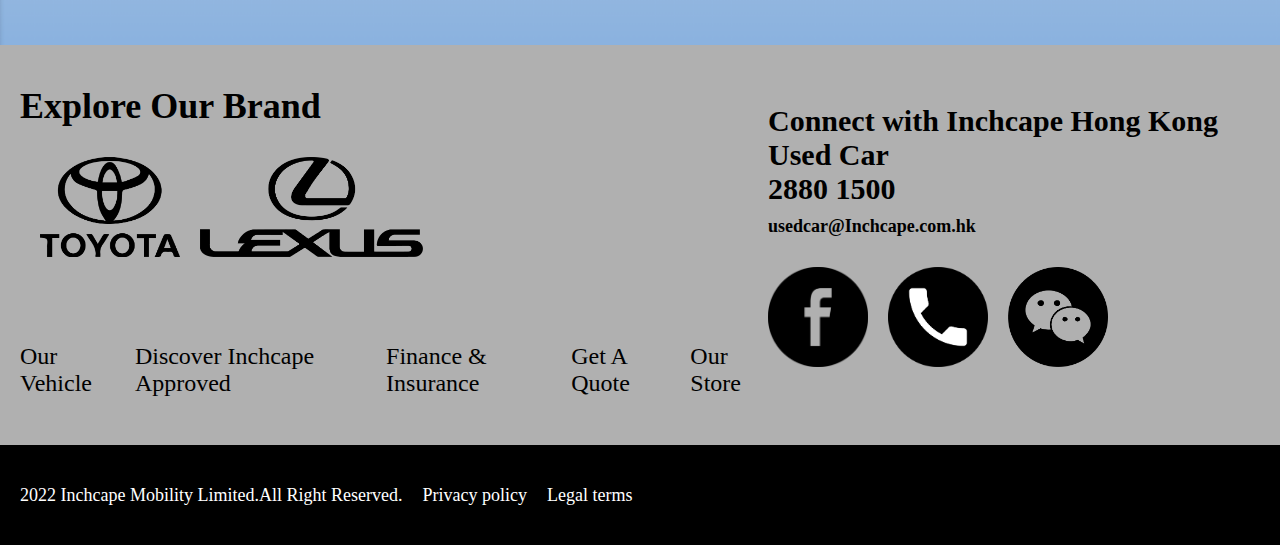
<file: page/selector.html>
<!DOCTYPE html>
<html>
	<head>
		<title>Product List</title>
		<meta charset="utf-8" />
		<meta name="viewport" content="width=device-width,initial-scale=1,minimum-scale=1,maximum-scale=1,user-scalable=no" />
		<link rel="stylesheet" href="../css/common.css">
		<link rel="stylesheet" href="../css/selector.css">
		<script type="text/javascript" src="../js/jquery-2.1.4.min.js"></script>
		<script type="text/javascript" src="../js/common.js"></script>
		
	</head>
	<body>
		
		<div class="fixed-header">
			<div class="header flex-row">

				<div class="logo">
					<img src="../img/icon.png" alt="Icon">
				</div>

				<ul class="flex-row	 sub-nav ">
					<li>Our Vehicle</li>
					<li>Discover Inchcape Approved</li>
					<li>Finance & Insurance</li>
					<li>Get A Quote</li>
					<li>Find My Car</li>
					<li>Our Store</li>
					<li>繁体简体</li>
				</ul>
				
				<div class="user-icon">
					<img src="../img/user.png" alt="">
				</div>
				
			</div>
		</div>
			
						
			<div class="main flex-column container">
				<div class="flex-row back">
					<img src="../img/toLeft.svg" alt="">
					<p>Back</p>
				</div>
				<div class="sub-title">142,867 Cars for sale in Australia</div>
				<div class="flex-row">
					<div class="left flex-column">
						<div class="accordion-container left-header flex-row">
							<span class="refine-search flex-grow">Refine search</span><span class="clear ">Clear</span>
						</div>
						<div class="accordion-container">
							<button class="accordion">make</button>
							<div class="panel">
								  <p>make factory</p>
							</div>
						</div>
						 
						 <div class="accordion-container">
							<button class="accordion">model</button>
								<div class="panel">
								  <p>model and so on</p>
								</div>
						</div>
						 
						
						<div class="accordion-container">
							<button class="accordion">location</button>
							<div class="panel">
							  <p>China</p>
							  <p>US</p>
							  <p>and so on</p>
							</div>
						</div>
						<div class="accordion-container">
							<button class="accordion">price</button>
							<div class="panel">
							  <p>100$</p>
							  <p>50$</p>
							  <p>10$</p>
							</div>
						</div>
						
						<div class="accordion-container left-footer">
							<span>save my search</span>
						</div>
						
					</div>
					<div class="right flex-column flex-grow">
						<div class="list-header">
							<div class="sort-filter">
								<select>
								  <option value="price">price asc</option>
								  <option value="price">price desc</option>
								  <option value="location">location</option>
								  <option value="location">location</option>
								</select>
							</div>
															
							<div class="list-type list-type-single type-selector-active" target-data="list-single-content"></div>
							
							<div class="list-type list-type-double type-selector" target-data="list-double-content"></div>
								
							
						</div>
						<div class="list-content list-single-content" >
							
							<div class="list-single-content-item-container flex-column">
								
								<div class="list-single-content-item  flex-row">
									<img class="left-img-big" src="../img/car-1.jpg"/>
									<div class="flex-column flex-grow list-single-content-right-item">
										<div class="car-name flex-row">Bentley Alpine <br />Hatchback</div>
										<div class="date flex-row">July 12,2020</div>
										<div class=" flex-row"><span class="label"> Inchcape Approved</span>
											<div class="price">$665017</div>
										</div>
										<div class="button-container flex-row">
											<button class="contact">Contact</button>
											<button class="view-detail">View Details</button>
										</div>
									</div>
								</div>
								<div class="list-single-content-item  flex-row">
									<img class="left-img-big" src="../img/car-2.jpg"/>
									<div class="flex-column flex-grow list-single-content-right-item">
										<div class="car-name flex-row">Bentley Alpine <br />Hatchback</div>
										<div class="date flex-row">July 12,2020</div>
										<div class=" flex-row"><span class="label"> Inchcape Approved</span>
											<div class="price">$665017</div>
										</div>
										<div class="button-container flex-row">
											<button class="contact">Contact</button>
											<button class="view-detail">View Details</button>
										</div>
									</div>
								</div>
								<div class="list-single-content-item  flex-row">
									<img class="left-img-big" src="../img/car-3.jpg"/>
									<div class="flex-column flex-grow list-single-content-right-item">
										<div class="car-name flex-row">Bentley Alpine <br />Hatchback</div>
										<div class="date flex-row">July 12,2020</div>
										<div class=" flex-row"><span class="label"> Inchcape Approved</span>
											<div class="price">$665017</div>
										</div>
										<div class="button-container flex-row">
											<button class="contact">Contact</button>
											<button class="view-detail">View Details</button>
										</div>
									</div>
								</div>
								<div class="list-single-content-item  flex-row">
									<img class="left-img-big" src="../img/car-3.jpg"/>
									<div class="flex-column flex-grow list-single-content-right-item">
										<div class="car-name flex-row">Bentley Alpine <br />Hatchback</div>
										<div class="date flex-row">July 12,2020</div>
										<div class=" flex-row"><span class="label"> Inchcape Approved</span>
											<div class="price">$665017</div>
										</div>
										<div class="button-container flex-row">
											<button class="contact">Contact</button>
											<button class="view-detail">View Details</button>
										</div>
									</div>
								</div>
								
							</div>
							
						</div>
						
						<div class="list-content list-double-content hidden" >
							
							<div class="list-double-content-item-container flex-row">
								
								<div class="list-double-content-item flex-column ">
									<img class="left-img-small" src="../img/car-1.jpg"/>
									<div class="double-text-box flex-column flex-grow">
										<div class="car-name flex-row">Bentley Alpine <br />Hatchback</div>
										<div class="date flex-row">July 12,2020</div>
										<div class=" flex-row"><span class="label"> Inchcape Approved</span>
											<div class="price">$665017</div>
										</div>
										<div class="button-container flex-row">
											<button class="contact">Contact</button>
											<button class="view-detail">View Details</button>
										</div>
									</div>
								</div>
								<div class="list-double-content-item flex-column ">
									<img class="left-img-small" src="../img/car-2.jpg"/>
									<div class="double-text-box flex-column flex-grow">
										<div class="car-name flex-row">Bentley Alpine <br />Hatchback</div>
										<div class="date flex-row">July 12,2020</div>
										<div class=" flex-row"><span class="label"> Inchcape Approved</span>
											<div class="price">$665017</div>
										</div>
										<div class="button-container flex-row">
											<button class="contact">Contact</button>
											<button class="view-detail">View Details</button>
										</div>
									</div>
								</div>
								<div class="list-double-content-item flex-column ">
									<img class="left-img-small" src="../img/car-3.jpg"/>
									<div class="double-text-box flex-column flex-grow">
										<div class="car-name flex-row">Bentley Alpine <br />Hatchback</div>
										<div class="date flex-row">July 12,2020</div>
										<div class=" flex-row"><span class="label"> Inchcape Approved</span>
											<div class="price">$665017</div>
										</div>
										<div class="button-container flex-row">
											<button class="contact">Contact</button>
											<button class="view-detail">View Details</button>
										</div>
									</div>
								</div>
								<div class="list-double-content-item flex-column ">
									<img class="left-img-small" src="../img/car-4.jpg"/>
									<div class="double-text-box flex-column flex-grow">
										<div class="car-name flex-row">Bentley Alpine <br />Hatchback</div>
										<div class="date flex-row">July 12,2020</div>
										<div class=" flex-row"><span class="label"> Inchcape Approved</span>
											<div class="price">$665017</div>
										</div>
										<div class="button-container flex-row">
											<button class="contact">Contact</button>
											<button class="view-detail">View Details</button>
										</div>
									</div>
								</div>
								<div class="list-double-content-item flex-column ">
									<img class="left-img-small" src="../img/car-1.jpg"/>
									<div class="double-text-box flex-column flex-grow">
										<div class="car-name flex-row">Bentley Alpine <br />Hatchback</div>
										<div class="date flex-row">July 12,2020</div>
										<div class=" flex-row"><span class="label"> Inchcape Approved</span>
											<div class="price">$665017</div>
										</div>
										<div class="button-container flex-row">
											<button class="contact">Contact</button>
											<button class="view-detail">View Details</button>
										</div>
									</div>
								</div>
								
							</div>
							
						</div>
						
						
						<div class="pager-container">
							<div class="pager">
								<span>&lt;</span>
								<span >1</span>
								<span>2</span>
								<span class="span-activie">3</span>
								<span>4</span>
								<span>5</span>
								<span>&gt;</span>
							<div>
						</div>
					</div>
					
							</div>
						</div>
					</div>
				</div>
			</div>
			
			
		</div>
		<footer class="flex">
			<div class="flex advertising">
				<div class=" flex advertising-left">
					<div class=" flex brand">
						<h2>Explore Our Brand</h2>
						<div class="flex brand-img">
							<img src="../img/TOYOTA.png" alt="TOYOTA">
							<img src="../img/LEXUS.png" alt="LEXUS">
						</div>
					</div>
					<div class="flex advertising-list">
						<ul class="flex">
							<li>Our Vehicle</li>
							<li>Discover Inchcape Approved</li>
							<li>Finance & Insurance</li>
							<li>Get A Quote</li>
							<li>Our Store</li>
						</ul>
					</div>
				</div>
				<div class="flex advertising-right">
					<div class="flex advertising-right-words">
						<h2>Connect with Inchcape Hong Kong Used Car</h2>
						<h2>2880 1500</h2>
						<h3>usedcar@Inchcape.com.hk</h3>
					</div>
					<div class="flex advertising-right-connection-icon" >
						<img src="../img/FaceBook.png" alt="">
						<img src="../img/telephone-01.png" alt="">
						<img src="../img/Weichat.png" alt="">
					</div>
				</div>
			</div>
			<div class="flex bottom-list-box">
				<ul>
					<li>2022 Inchcape Mobility Limited.All Right Reserved.</li>
					<li>Privacy policy</li>
					<li>Legal terms</li>
				</ul>
			</div>
		</footer>
		
		
<!-- Menu bar -->
<div class="right-menu-box">
    <div class="close-icon">
        <img src="../img/closeIcon.png" alt="">
    </div>
    <div class="flex-row user-box">
        <div class="flex flex-column user-name">
            <p>Jason Mueller</p>
            <p>Have a nice day</p>
        </div>
        <div class="flex-row user-avatar">
            <img src="../img/userPicture.jpeg" alt="">
        </div>
    </div>	
    <div class="flex-row menu-select-box">
		<a href="../page/save.html">
			<p>Saved Cars (0)</p>
		</a>
		<div class="menu-icon">
			<img src="../img/heart.svg" alt="">
		</div>
    </div>	
    <div class="flex-row menu-select-box">
        <p>Saved Searches (0)</p>
        <div class="menu-icon">
            <img src="../img/searchIcon.svg" alt="">
        </div>
    </div>
    <div class="flex-row menu-select-box">
        <a href="../page/compare.html">
			<p>Compare (0)</p>
		</a>
        <div class="menu-icon">
            <img src="../img/label.svg" alt="">
        </div>
    </div>
    <div class="flex-row menu-select-box">
        <p>Profile Settings</p>
        <div class="menu-icon">
            <img src="../img/userCricle.svg" alt="">
        </div>
    </div>
    <div class="flex-row menu-select-box">
        <p>Email Settings</p>
        <div class="menu-icon">
            <img src="../img/email.svg" alt="">
        </div>
    </div>  
    <div class="flex-row sign-out-buttom">
        <p>Sign Out</p>
    </div>      
</div>

 
<!-- <div class="contact-menu-model-box"> -->
	  
<!-- contact bar -->
<div class="contact-menu-model-box">

	
	<div class="contact-menu-box">
		<div class="contact-menu-top-box">
			<h1>
				Contact
			</h1>
			<div class="close-icon">
				<img src="../img/closeIcon.png" alt="">
			</div>
		</div>
		<div class="contact-words">
			<p>Please provide your contact information and we will confirm the details with you as soon as possible.</p>
		</div>
		<div class="contact-input-content-box">
			<div class="contact-input-box">
				<p>Mr</p>
				<div class="drop-down-menu-icon">
					<img src="../img/toDown.svg" alt="">
				</div>
			</div>
			<div class="contact-input-box">
				<p>First Name*</p>
			</div>
			<div class="contact-input-box">
				<p>Last Name*</p>
			</div>
			<div class="contact-input-box">
				<p>Email</p>
			</div>
			<div class="contact-input-box">
				<p>Phone Number*</p>
			</div>
			<div class="contact-input-box">
				<p>Subject</p>
				<div class="drop-down-menu-icon">
					<img src="../img/toDown.svg" alt="">
				</div>
			</div>
		</div>
		<div class="contact-menu-bottom-box">
			<div class="contact-bottom-words-box">
				<input type="radio">
				<p>I agree to the use of my personal data by your company and/or provision of my personal data to your affiliates, subsidiaries and/or associated companies in direct marketing. I agree to receive news and information from Inchcape by Whatsapp.</p>
			</div>
			<div class="contact-button">
				<button>Contact</button>
			</div>
		</div>
	</div>



</div>
 


	</body>
</html>
</file>
<file: css/common.css>
/* style clean */
*{
	padding:0;
	margin:0;
	box-sizing: border-box;
	/* border: 1px solid black; */
}

html{
	font-size: 12px;
	font-family: "微软雅黑";
}

ul,ol{
	list-style: none;
}

a{
	text-decoration: none;
	color:#333;
}
a:hover, a:visited, a:link, a:active {
    color:#333;   
}

input,textarea {
    outline: none;
    border: none;
}
textarea {
    resize: none;
    overflow: auto;
}

img {
    border: none;
}


/* Simple layout format */
.flex {
	display: flex;
}

.flex-column {
	display: flex;
	flex-direction: column;
}
.flex-row {
	display: flex;
	flex-direction: row;
}
.flex-grow {
	flex-grow: 1;
}
.wrap{
	flex-wrap: wrap;
}
.nowrap{
	flex-wrap: nowrap;
}

.hidden{
	display:none;
}


/* layout */

body {
	background-image: url("../img/background.png");
	background-repeat: no-repeat;
	background-size: cover;
}

.container{
    margin-top: 8em;
	width: 100%;
	height: auto;
	padding-left: 2em;
	padding-right:2em;
}
.main {
    display: flex;
    flex-grow: 1;
    padding-left: 13.5em;
    padding-right: 13.5em;
    /* color: #fff; */
    margin-bottom: 3em;
}

.main .back {
    margin-top: 1em;
    align-items: center;
    font-size: 2em;
    color:white;
}

.main .back:hover {
    color: black;
}

.back img {
    height: 5vh;
}




/* header */
.fixed-header {
	position:fixed;
	top:0;
	left: 0;
	width: 100%;
	z-index: 1;
	padding-left: 2em;
	padding-right:2em;
	background-image: linear-gradient(180deg, #005AC0 0%,#66ACFB 100%);
	box-shadow: 0 3px 5px rgb(1, 71, 176);
}

.header{
	height: 8em;
	justify-content: center;
	align-items:center;
	color:#fff;
}

.header .logo {
	height: 6em;
}

.logo img {
	height: 6em;
	object-fit: contain;
}

.header .user-logo {
	height:5em;
}

.user-icon img {
	height:5em;
	object-fit: contain;
}

.header .sub-nav{
	flex-grow: 1;
	font-size:1.2em;
	margin: 0 1.5em;
}

.sub-nav li{
	margin-left: 1.5em;
    font-size: 1.1em;
    font-family: Arial Rounded MT;
}

.sub-nav li:first-child{
	margin-left: 0;
}

.sub-nav li:hover{
	color: black;
}






/* footer */
footer {
    height: 500px;
    flex-direction: column;
}

.advertising {
    width: 100%;
    height: 80%;
    background: #b0b0b0;
}

.advertising-left {
    width: 60%;
    height: 100%;
    flex-direction: column;
}

.brand {
    width: 100%;
    height: 80%;
    padding: 20px;
    padding-left: 0px;
    flex-direction: column;
}

.brand h2 {
    margin-top: 20px;
    margin-left: 20px;
	font-size: 3em;
}

.brand-img {
    margin-top: 20px;
    margin-left: 20px;
}

.brand img {
    height: 100px;
    margin-top: 10px;
    margin-left: 20px;
}

.advertising-list {
    width: 100%;
    height: 50%;
    align-items: center;
}

.advertising-list ul li {
    margin-left: 20px;
	font-size: 2em;
}

.advertising-right {
    width: 40%;
    height: 100%;
    flex-direction: column;
    justify-content: center;
}

.advertising-right-words {
    display: block;
}

.advertising-right-words h2 {
    font-size: 2.5em;
}

.advertising-right-words h3 {
    font-size: 1.5em;
	margin: 10px 0;
}

.advertising-right-connection-icon {
    display: flex;
}

.advertising-right-connection-icon  img {
    height: 100px;
    width: 100px;
    margin: 20px;
    margin-left: 0;
}

.bottom-list-box {
    width: 100%;
    height: 20%;
    background-color: black;
}

.bottom-list-box ul {
    display: flex;
    align-items: center;
}

.bottom-list-box ul li {
    color: white;
	margin-left: 20px;
	font-size: 1.5em;
}


/* float */
/* menu */
.right-menu-box{
	position:fixed;
	right: 0px;
	top:0px;
	width: 30em;
	height: 100%;
	z-index: 1000;
	background-image: linear-gradient(
        to bottom, #0077FF 100%, #3895FF 54%
    );
    border-radius: 2em 0 0 2em;
    opacity: 0.9;
}

.right-menu-box .close-icon {
    margin: 20px;
}

.right-menu-box .user-box {
    justify-content: flex-end;
    margin: 0 20px;
    align-items: center;
}

.user-box .user-name {
	justify-content: flex-end;
    color: white;
    margin-right: 20px;
}

.user-box .user-name p:first-child{
	width: fit-content;
    font-size: 2em;
}

.user-box .user-name p:last-child{
    width: fit-content;
}

.user-box .user-avatar {
	justify-content: center;
	align-items: center;
    background: white;
    border: 5px solid white;
    border-radius: 50%;
    height: 100px;
    width: 100px;
    overflow: hidden;
}

.user-avatar img {
	height: 100px;
	object-fit: contain;
}

.right-menu-box .menu-select-box {
    justify-content: flex-end;
    align-items: center;
    color: white;
    margin: 20px;
    font-family: Arial;
}

.menu-select-box .menu-icon {
    width: 13%;
}

.menu-select-box p {
    font-size: 1.5em;
    font-family: Arial;
    margin-right: 20px;
}

.menu-select-box:hover {
    color: #000000;
}

.right-menu-box .sign-out-buttom {
    justify-content: flex-end;
    align-items: center;
    margin: 40px 20px;
}

.sign-out-buttom p {
    color: #449BFF;
    font-size: 1.5em;
    font-family: Arial;
    font-weight: bold;
    padding: 20px 40px;
    border-radius: 2em;
    background-image: linear-gradient(
        to bottom, #DCDCDC 100%, #FFFFFF 100%
    );
    box-shadow:inset 0px 0px 10px 2px rgb(156, 156, 156);
}

.sign-out-buttom p:hover{
    color: white;
    background: #449BFF;
    box-shadow: inset 0px 0px 10px 5px rgb(0, 102, 255);
}

/* contact bar */

.contact-menu-box{
    position:fixed;
	left: calc(100%/2 - 30em);
	top:9em;
    margin: 0 auto;
	width: 60em;
	height: 60em;
	z-index: 1000;
	background-color:#CCCCCC;
    border-radius: 2em;
    
    z-index: 1000;
    animation-name: contact-menu-model-box;
    animation-duration:1s;
   }
   
   


.contact-menu-box .contact-menu-top-box {
    display: flex;
    justify-content: space-between;
    align-items: center;
    margin: 20px;
}

.contact-menu-top-box h1 {
    color: white;
    font-size: 4em;
}

.contact-menu-box .contact-words {
    color: white;
    margin: 20px;
    font-size: 1.5em;
}

.contact-menu-box .contact-input-content-box {
    display: flex;
    flex-wrap: wrap;
    justify-content: space-around;
    align-items: center;
    height: 50%;
    margin: 20px;
}

.contact-input-content-box .contact-input-box {
    display: flex;
    align-items: center;
    justify-content: space-between;
    width: 40%;
    height: 25%;
    background: white;
    box-shadow:inset 0px 0px 5px 1px rgb(108, 108, 108), 0 0 10px rgb(79, 79, 79);
    border-radius: 2em;;
}

.contact-input-box p {
    margin-left: 20px;
    color: #9D9D9D;
}

.contact-input-box .drop-down-menu-icon {
    width: 10%;
    height: fit-content;
    margin-right: 20px;
}

.contact-menu-box .contact-menu-bottom-box {
    display: flex;
    justify-content: space-between;
}

.contact-menu-bottom-box .contact-bottom-words-box {
    display: flex;
    margin: 0 20px;
    width: 60%;
}

.contact-menu-bottom-box .contact-bottom-words-box p {
    color: white;
    margin-left: 10px;
    font-size: 1.2em;
}

.contact-menu-bottom-box .contact-button {
    display: flex;
    justify-content: flex-end;
    align-items: center;
    margin-right: 20px;
    width: 50%;
}

.contact-button button {
    font-size: 2.5em;
    padding: 20px 70px;
    border-radius: 1em;
    color: white;
    background-image: linear-gradient(
        to bottom, #0078FF 0%, #c6e1ff 100%
        );
        box-shadow:inset 0px 0px 5px 1px rgb(0, 102, 255), 0 0 10px rgb(0, 106, 255);
}

.contact-button button:hover{
    color: #0077FF;
    background: white;
    box-shadow:inset 0px 0px 5px 1px rgb(108, 108, 108), 0 0 10px rgb(161, 161, 161);
}






/* Some modifications when checking*/
.right-menu-box a {
    color:white !important;
}

.right-menu-box a p:hover {
    color:black !important;
}
</file>
<file: css/index.css>
/* main */
.main {
    display: flex;
    justify-content: center;
}

.main-box {
    padding: 2em;
    width: 70%;
    flex-direction: column;
    align-items: center;
}

.main-box h1 {
    color: white;
    font-size:5em;
    font-family: Arial Rounded MT;
}

.main-box>p {
    color: white;
    font-size: 1.5em;
    margin-top: 1.5em;
    font-family: Calibri;
}

.main-box .make-body-box {
    align-self: start;
    margin-left: 1.5em;
    margin-top: 2em;
}

.make-body-box .make-style {
    background: #449BFF;
    color: white;
    padding: 20px 40px;
    font-size: 1.3em;
    margin-bottom: 0px;
}

.make-style:hover {
    background: white;
    color: #449BFF;
}

.make-body-box .body-style {
    color: #449BFF;
    padding: 20px 40px;
    background: white;
    font-size: 1.3em;
    margin-bottom: 0px;
}

.body-style:hover {
    background: #449BFF;
    color: white;
}

.main-box .search-bar {
    justify-content: center;
    background: #9EC2FF;
    opacity: 88%;
    border-radius: 2em;
}

.search-bar input {
    margin: 20px;
    height: 6em;
    width: 25em;
    border-radius: 2em;
}

.main-box .search-bottom {
    justify-content: center;
    align-items: center;
    margin: 30px 0;
    background-image: linear-gradient(
        180deg, #0078FF 0%,#69AEFA 100%
        );
    box-shadow:inset 0px 0px 10px 2px rgb(0, 123, 255);
    width: 35%;
    border-radius: 2em;
    color: white;
}

.search-bottom p {
    padding: 10px;
    width: fit-content;
    font-size: 2.5em;
    letter-spacing: 10px;
    font-family: Arial;
    font-weight: bold;
    color: white;
}

.search-bottom:hover {
    color: #0077FF;
    background: white;
    box-shadow: none;
}

.search-bottom p:hover {
    color: #0077FF;
}

.main-box .everything-you-know p {
    margin-bottom: 10px;
    color: white;
    font-size: 2em;
    font-family: Arial;
}
</file>
<file: css/compare.css>
.main .sub-title{
	font-size:5rem;
	margin: 0.3em 0;
	color: white;
	font-family: Arial Rounded MT;
}


.button-container{
	justify-content: flex-end;
	color:#00aaff;
}

.button-container .contact {
	width: 10em;
	height: 3em;
	border: 0;
	outline:none;
	background-color: #e2e2e2; 
	margin-right: 1em;
	border-radius: 1em;
	color: #0062ff;
	font-weight: bold;
	background-image: linear-gradient(
        180deg, #ffffff 0%,#b1b1b1 100%
        );
    box-shadow:inset 0px 0px 10px 2px rgb(181, 181, 181);
}

.button-container .contact:hover {
	color: white; 
    background: #0077FF;
    box-shadow:none; 
}

.button-container .view-detail {
	width: 10em;
	height: 3em;
	border: 0;
	background-color: #55aaff; 
	margin-right: 1em;
	border-radius: 1em;
	color: white;
	font-weight: bold;
	background-image: linear-gradient(
        180deg, #0078FF 0%,#69AEFA 100%
        );
    box-shadow:inset 0px 0px 10px 2px rgb(0, 123, 255);
}
.button-container .view-detail:hover {
	color: #0077FF; 
    background: white;
    box-shadow:none;
	border: 1px solid #0077FF; 
}


.contact-menu-model-box .contact-menu{	
	position:absolute;
	left:50%;
	top:50%;
	margin:-25em 0 0 -25em;
	width: 50em;
	height: 50em;
	z-index: 1000;
	background-color:gray;
}

.list-double-content-item-container{
	justify-content: center;
	align-items: center;
}

.list-double-content-item-container .list-double-content-item{
	width: 28em;
	height: 39em;
	background-color: #fff;
	margin: 1em;
	border-radius: 1.2em;
}

.list-double-content-item .double-text-box{
	padding: 0.3em ;
}

.left-img-small{
	border-radius:1.2em ;
	width:28em;
	height:25em;
	margin-right:1em;
}

.list-double-content-item .car-name{
	font-size: 2.2em;
	font-weight: 700;
}

.list-double-content-item .date{
	margin-top:0.2em;
	margin-bottom: 0.2em;
}

.list-double-content-item .label{
	align-self: flex-end;
	height:auto;
	width:auto;
	background-color: #00aaff;
	padding: 0.3em 0.9em 0.3em 0.9em;
	margin-bottom: 0.2em;
	color:#fff;
}


.list-double-content-item .button-container{
	justify-content: space-between;
	color:#00aaff;
}

.list-double-content-item .contact {
	width: 10em;
	height: 3em;
	border: 0;
	outline:none;
	background-color: #e2e2e2; 
	border-radius: 2em;
	
}

.list-double-content-item .contact:focus {
	background-color: #a8a8a8; 
}

.list-double-content-item .view-detail {
	width: 10em;
	height: 3em;
	border: 0;
	background-color: #55aaff; 
	margin-right: 1em;
	border-radius: 2em;
}

.list-double-content-item .view-detail {
	background-color: #4993dd; 
}

/* some small widget*/
.remove-all {
	font-size:2rem;
	margin-bottom: .3em;
	color: white;
	align-items: center;
}

.remove-all .remove-icon {
	align-items: center;
}

.remove-all p {
	margin-left: 0.5em;
}

.remove-icon img {
	height: 1em;
	width: 1em;
}

.remove-item{	
	margin: .6em;
	width:2em;
	height:2em;
}

.list-double-content-item-container .remove-item{
	font-size: .8em;
	margin: 0;
	align-items: center;
	justify-content: flex-end;
}

/* compare */

.list-double-content-item-container  .remove-item:before{
	content:url("../img/delete-icon.svg");
	width:1em;
	height:1em;
	margin-left: .2em;
	margin-right: .2em;	
}

.right-arrow,.left-arrow{
	padding: .5em;
}

.left-arrow:before{
	content: "";
	display: inline-block;
	-webkit-transform: rotate(45deg);
	-ms-transform: rotate(45deg);
	transform: rotate(45deg);
	height: 5rem;
	width: 5rem;
	border-width: 0 0 3px 3px;
	border-color: #fff;
	border-style: solid;
}

.list-double-content{
	justify-content: center;
	align-items: center;
}

.right-arrow:before{
	content: "";
	display: inline-block;
	-webkit-transform: rotate(225deg);
	-ms-transform: rotate(225deg);
	transform: rotate(225deg);
	height: 5rem;
	width: 5rem;
	border-width: 0 0 3px 3px;
	border-color: #fff;
	border-style: solid;
}

.right-arrow:active:before,.left-arrow:active:before,.right-arrow:hover:before,.left-arrow:hover:before{
	border-width: 0 0 3px 3px;
	border-color: #00aaff;
}

.label-box {
	justify-content: flex-end;
	margin-top: .2em;
	margin-bottom: .2em;
}

.general-detail{
	justify-content: center;
}

.general-detail-item{
	width:28em;
	height: 8em;;
	border-radius: 2em;
	background-color:#fff;
	margin: 1em;
	padding: 1em;
	border:0.1em solid #ccc;
	box-shadow:inset 0px 0px 10px 2px rgb(181, 181, 181);
}

.general-left-image-box {
	justify-content: center;
	align-items: center;
	font-size:.5em;
}

.general-detail-item .general-left-image{
	width:3em;
	height:3em;
}

.general-detail-item .general-right-title{
	font-size: 2em;
	align-items: center;
	justify-content: flex-end;
}

.detail .sub-title {
	color:#fff;
}

.detail .button-container{
	justify-content: center;
}

.detail  .button-container .features {
	width: 12em;
	height: 4em;
	border: 0;
	font-size: 1.5em;
	outline:none;
	background-color: #fff; 
	margin-right: 0em;
	color:#000;
	
}

.detail .button-container .features:hover {
	background-color: #55aaff; 
	color:#fff;
}

.detail .button-container .spec {
	width: 12em;
	height: 4em;
	border: 0;
	font-size: 1.5em;
	background-color: #55aaff; 
	margin-right: 0em;
	color:#fff;
}

.detail .button-container .spec:hover {
	background-color: rgb(156, 156, 156); 
	color:black;
}

.table {
	font-size:1.5em;
	color:#000;
	margin-bottom: 1em;
	margin-top: 1em;
}


.table .odd-row {
	background-color: #ccc;
}
.table .even-row {
	background-color: #fff;
}
.table li{
	width: 25%;
	padding: 0.3em;
}
</file>
<file: css/product-details.css>
.main .sub-title{
	font-size:5rem;
	margin: 0.3em 0;
	color: white;
	font-family: Arial Rounded MT;
}


.main-box .detail-contact {
    margin: 10px;
}

.detail-contact .details {
    width: 60%;
    height: 170vh;
    background: white;
    border-radius: 2em;
}


.details .cars-img {
    border-radius: 2em;
}

.details .cars-img-box {
    height: 15vh;
    margin: 10px 0 0 0;
    background: gray;
}

.details .simple-details {
    margin: 10px 0 10px 0;
}

.details .price-box {
}

.price-box .price {
    width: 50%;
    font-size: 5em;
}

.price-box .Save-Contact {
    width: 50%;
    flex-direction: column;
    justify-content: center;
    margin-right: 10px;
}

.Save-Contact .save {
    justify-content: flex-end;
    margin-bottom: 10px;
}

.save img {
    height:4vh;
}

.Save-Contact .compare {
    justify-content: flex-end;
}

.compare img {
    height: 4vh;
}

.details .details-table {
    margin-top: 10px;
}

.details-table img {
    width: 40vw;
}



.detail-contact .contact-box {
    width: 40%;
    height: fit-content;
    padding: 10px;
    background: gray;
    border-radius: 2em;
    margin-left: 20px;
}

.contact-box .contact-items {
    padding: 2em;
    padding-bottom: 4em;
}


.contact-box h1 {
    color: white;
    font-size: 3em;
}

.contact-box p {
    margin-top: 10px;
    color: white;
    font-size: 1.2em;
}

.contact-box ul {
    margin-top: 10px;
}

.contact-box ul li {
    background: white;
    color: #9D9D9D;
    font-size: 1.5em;
    margin-bottom: 15px;
    border-radius: 1em;
    height: 7vh;
    line-height: 7vh;
    padding-left: 10px;
}

.contact-box .priacy-information {
    display: flex;
}

.priacy-information input {
    height: 5vh;
}

.priacy-information p {
    margin-left: 5px;
}

.contact-box .contact {
    margin-top: 20px;
    padding-bottom: 10px;
    padding-left: 50px;
    padding-right: 50px;
    justify-content: center;
    align-items: center;
    align-self: center;
    background-image: linear-gradient(
        180deg, #ffffff 0%,#b1b1b1 100%
        );
    box-shadow:inset 0px 0px 10px 2px rgb(181, 181, 181);
    border-radius: 2em;

}
.contact-box .contact:hover {
    background: #0077FF;
    box-shadow: none;
}

.contact p {
    font-size: 3em;
	border-radius: 1em;
	color: #0062ff;
	font-weight: bold;
    letter-spacing: 0.2em;
}
.contact p:hover {
	color: white;
}


.details .fixed-img {
    width: 65.2em;
}
</file>
<file: css/save.css>
.main .sub-title{
	font-size:5rem;
	margin: 0.3em 0;
	color: white;
	font-family: Arial Rounded MT;
}


.main .right {
	height:auto;
}

.right .list-header {
	display:flex;
	width: 100%;
	height: 5em;
	justify-content: flex-end;
	align-items: center;
}

.list-header .sort-filter{
	align-self: center;
	flex-grow:1
}

.sort-filter select {
	width: 15em;
	height:3em;
	border-radius: 1.2em ;
	padding: 0.5em;
	font-size:1.5em;
}
.sort-filter select:focus {
	outline:0em;
}
.sort-filter select option {
	font-size:1.2em;
	margin: 0.8em;
}

.list-header .list-type-single{	
		font-size:1.2em;
		margin: 0.8em;
}
.list-header .list-type-double{	
		font-size:1.2em;
		margin: 0.8em;
}

.list-type-single-active,.list-type-single:active,.list-type-double-active,.list-type-double:active,.type-selector-active{
	background-color: #00aaff;	border-radius: 0.1em;
}

.list-header .list-type-single::before{	
	content:"";
	background-image:url("../img/list-type-single.svg");
	width:2em;
	height:2em;
	display: inline-block;
	background-size:contain;
}

.list-header .list-type-double::before{	
	content:"";
	background-image:url("../img/list-type-double.svg");
	width:2em;
	height:2em;
	display: inline-block;
	background-size:contain;
}



.right .pager-container {	
	display:flex;
	flex-direction: row;
	justify-content: center;
	margin-bottom: 1em;
	color: white;
}
.right .pager {
	display:inline-flex;
	flex-direction: row;
	width:auto;
	height:3em;
	border:1px solid #dfdfdf;
	font-size:1.2em;
	text-align: center;
	align-self: center;
	justify-content: center;
	align-items: center;
}
.right .pager span {
	width:2em;
	height:2em;
	line-height: 2em;
	border-width:0 0 0 1px;
	border-style: solid;
	border-color: #dfdfdf;
	
}
.right .pager span:active,.span-activie{
	background-color: #00aaff;
}
.right .pager span:first-child{
	border-width:0 0 0 0;
}

.list-single-content-item-container{
	
}
.list-single-content-item{
	background-color: #fff;
	border-radius:1.2em ;
	width: 100%;
	height: auto;
	margin-top: 1em;
	margin-bottom: 1em;
	font-size: 1.5em;
}
.left-img-big{
	border-radius:1.2em ;
	width:28em;
	height:15em;
	margin-right:1em;
}
.list-single-content-item .list-single-content-right-item {
	padding: 20px 0;
	padding-right: 10px;
}
.list-single-content-item .car-name{
	font-size: 2.2em;
	font-weight: 700;
}
.list-single-content-item .date{
	margin-top:0.2em;
	margin-bottom: 0.2em;
}
.list-single-content-item .label{
	height:1.8em;
	width:auto;
	background-color: #00aaff;
	padding: 0.3em 0.2em 0.3em 0.2em;
	margin-bottom: 0.2em;
}
.list-single-content-item .price {
	flex-grow: 1;
	font-size: 2.2em;
	color:#00aaff;
	text-align: right;
	margin-top: -0.6em;
}
.button-container{
	justify-content: flex-end;
	margin-top: 10px;
	color:#00aaff;
}

.button-container .contact {
	width: 10em;
	height: 3em;
	border: 0;
	outline:none;
	background-color: #e2e2e2; 
	margin-right: 1em;
	border-radius: 1em;
	color: #0062ff;
	font-weight: bold;
	background-image: linear-gradient(
        180deg, #ffffff 0%,#b1b1b1 100%
        );
    box-shadow:inset 0px 0px 10px 2px rgb(181, 181, 181);
}

.button-container .contact:hover {
	color: white; 
    background: #0077FF;
    box-shadow:none; 
}

.button-container .view-detail {
	width: 10em;
	height: 3em;
	border: 0;
	background-color: #55aaff; 
	margin-right: 1em;
	border-radius: 1em;
	color: white;
	font-weight: bold;
	background-image: linear-gradient(
        180deg, #0078FF 0%,#69AEFA 100%
        );
    box-shadow:inset 0px 0px 10px 2px rgb(0, 123, 255);
}
.button-container .view-detail:hover {
	color: #0077FF; 
    background: white;
    box-shadow:none;
	border: 1px solid #0077FF; 
}

.right-menu-box{
	position:absolute;
	right: 0px;
	top:0px;
	width: 20em;
	height: 50em;
	z-index: 1000;
	background-color:gray;
}
.contact-menu-nomal-box{
	position:absolute;
	left:50%;
	top:50%;
	margin:-25em 0 0 -25em;
	width: 50em;
	height: 50em;
	z-index: 1000;
	background-color:gray;
}

.contact-menu-model-box{
	position: absolute;
	left:0;
	top:0;
	width: 100%;
	height:100%;
	z-index: 1500;
}
.contact-menu-model-box .contact-menu{	
	position:absolute;
	left:50%;
	top:50%;
	margin:-25em 0 0 -25em;
	width: 50em;
	height: 50em;
	z-index: 1000;
	background-color:gray;
}

.list-double-content-item-container{
	flex-wrap: wrap;
}

.list-double-content-item-container .list-double-content-item{
	width: 28em;
	height: 39em;
	background-color: #fff;
	margin: 1em;
	border-radius: 1.2em;
}
.list-double-content-item .double-text-box{
	padding: 0.3em ;
}
.left-img-small{
	border-radius:1.2em ;
	width:28em;
	height:25em;
	margin-right:1em;
}

.list-double-content-item .car-name{
	font-size: 2.2em;
	font-weight: 700;
}
.list-double-content-item .date{
	margin-top:0.2em;
	margin-bottom: 0.2em;
}
.list-double-content-item .label{
	height:1.8em;
	width:auto;
	background-color: #00aaff;
	padding: 0.3em 0.2em 0.3em 0.2em;
	margin-bottom: 0.2em;
}
.list-double-content-item .price {
	flex-grow: 1;
	font-size: 2.2em;
	color:#00aaff;
	text-align: right;
	margin-top: -0.6em;
}
.list-double-content-item .button-container{
	justify-content: flex-end;
	color:#00aaff;
}

.list-double-content-item .contact {
	width: 7em;
	height: 3em;
	border: 0;
	outline:none;
	background-color: #e2e2e2; 
	margin-right: 1em;
	
}
.list-double-content-item .contact:focus {
	background-color: #a8a8a8; 
}

.list-double-content-item .view-detail {
	width: 7em;
	height: 3em;
	border: 0;
	background-color: #55aaff; 
	margin-right: 1em;
}
.list-double-content-item .view-detail {
	background-color: #4993dd; 
}

/* some small widget*/
.remove-all {
	font-size:2rem;
	margin-bottom: .3em;
	color: white;
	align-items: center;
}

.remove-all .remove-icon {
	align-items: center;
}

.remove-all p {
	margin-left: 0.5em;
}

.remove-icon img {
	height: 1em;
	width: 1em;
}

.remove-item{	
	position: relative;
	margin: .6em;
	width:2em;
	height:2em;
}

.list-double-content-item-container .remove-item{
	position: relative;
	margin-left: 6em;
	width:1.2em;
	height:1.2em;
}
</file>
<file: css/selector.css>
.main .sub-title{
	font-size:5rem;
	margin: 0.3em 0;
	color: white;
	font-family: Arial Rounded MT;
}

.main .left {
	width:30em;
	height:auto;
}

.left .accordion-container{	
	border: 1px solid #e3e3e3;
	background: white;
}

.left .accordion-container:first-child{
	border-radius: 1.2em 1.2em 0 0;
}

.left .accordion-container:last-child {
	border-radius: 0 0 1.2em 1.2em;
}


/* Open and close style accordion panel */
.left .accordion {
  background-color: #eee;
  color: #444;
  cursor: pointer;
  padding: 1em;
  width: 100%;
  text-align: left;
  border: none;
  outline: none;
  transition: 0.4s;
  font-size:1.5em;
}
 
 
/* mouse hovers over the accordion */
.accordion:hover {
  background-color: #ccc;
}
 
/* Accordion panel style (hidden default) */
.accordion .panel {
  padding: 0 18px;
  background-color: #0000;
  max-height: 0;
  overflow: hidden;
  transition: max-height 0.2s ease-out;
}

/*  +、-  */
.accordion:after {
  content: '\002B';  
  color: #777;
  font-weight: bold;
  float: right;
  margin-left: 5px;
}


.left .active{
 	background-color: #ccc !important ;
}
.left .active:after { 
  content: "\2212";  
}

.left .panel p {
	padding-left: 2em;
	font-size:1.2em;
	line-height: 1.2em;
	margin-top: 0.6em;
	margin-bottom: 0.6em;
}

.left .left-header {	
	padding: 1em;
	width: 100%;
	font-size:1.5em;
	background-color: #eee;
	color:black;
}
.left .left-footer {	
	padding: 1em;
	transition: 0.4s;
	font-size:1.5em;
	background-color: #eee;
	color:#000;
}
.left .clear {
	
}
.left .refine-search{
	
}
.left span:hover {
	color: #0062ff;
	cursor: pointer;
}



.main .right {
	height:auto;
	margin-left: .8em;
	
	color: #000;
}

.right .list-header {
	display:flex;
	width: 100%;
	height: 5em;
	justify-content: flex-end;
	align-items: center;
}

.list-header .sort-filter{
	align-self: center;
	flex-grow:1
}

.sort-filter select {
	width: 15em;
	height:3em;
	border-radius: 1em ;
	padding: 0.5em;
	font-size:1.5em;
}
.sort-filter select:focus {
	outline:0em;
}
.sort-filter select option {
	font-size:1.2em;
	margin: 0.8em;
}

.list-header .list-type-single{	
		font-size:1.2em;
		margin: 0.8em;
}
.list-header .list-type-double{	
		font-size:1.2em;
		margin: 0.8em;
}

.list-type-single-active,.list-type-single:active,.list-type-double-active,.list-type-double:active,.type-selector-active{
	background-color: #00aaff;	border-radius: 0.1em;
}

.list-header .list-type-single:before{	
	content:"";
	background-image:url("../img/list-type-single.svg");
	width:2em;
	height:2em;
	display: inline-block;
	background-size:contain;
}

.list-header .list-type-double:before{	
	content:"";
	background-image:url("../img/list-type-double.svg");
	width:2em;
	height:2em;
	display: inline-block;
	background-size:contain;
}




.right .pager-container {	
	display:flex;
	flex-direction: row;
	justify-content: center;
	margin-bottom: 1em;
	color: white;
}
.right .pager {
	display:inline-flex;
	flex-direction: row;
	width:auto;
	height:3em;
	border:1px solid #dfdfdf;
	font-size:1.2em;
	text-align: center;
	align-self: center;
	justify-content: center;
	align-items: center;
	border: 1px solid #dfdfdf;
}
.right .pager span {
	width:2em;
	height:2em;
	line-height: 2em;
	border-width:0 0 0 1px;
	border-style: solid;
	border-color: #dfdfdf;
	
}
.right .pager span:active,.span-activie{
	background-color: #00aaff;
}
.right .pager span:first-child{
	border-width:0 0 0 0;
}

.list-single-content-item-container{
	
}
.list-single-content-item{
	background-color: white;
	border-radius:1.2em ;
	width: 100%;
	height: auto;
	margin-top: 1em;
	margin-bottom: 1em;
	font-size: 1.5em;
}
.left-img-big{
	border-radius:1.2em ;
	width:28em;
	height:15em;
	margin-right:1em;
}
.list-single-content-item .list-single-content-right-item {
	padding: 20px 0;
	padding-right: 10px;
}
.list-single-content-item .car-name{
	font-size: 2.2em;
	font-weight: 700;
}
.list-single-content-item .date{
	margin-top:0.2em;
	margin-bottom: 0.2em;
}
.list-single-content-item .label{
	height:1.8em;
	width:auto;
	background-color: #00aaff;
	padding: 0.3em 0.2em 0.3em 0.2em;
	margin-bottom: 0.2em;
}
.list-single-content-item .price {
	flex-grow: 1;
	font-size: 2.2em;
	color:#00aaff;
	text-align: right;
	margin-top: -0.6em;
}
.button-container{
	justify-content: flex-end;
	margin-top: 10px;
	color:#00aaff;
}

.button-container .contact {
	width: 10em;
	height: 3em;
	border: 0;
	outline:none;
	background-color: #e2e2e2; 
	margin-right: 1em;
	border-radius: 1em;
	color: #0062ff;
	font-weight: bold;
	background-image: linear-gradient(
        180deg, #ffffff 0%,#b1b1b1 100%
        );
    box-shadow:inset 0px 0px 10px 2px rgb(181, 181, 181);
}

.button-container .contact:hover {
	color: white; 
    background: #0077FF;
    box-shadow:none;
}


.button-container .view-detail {
	width: 10em;
	height: 3em;
	border: 0;
	background-color: #55aaff; 
	margin-right: 1em;
	border-radius: 1em;
	color: white;
	font-weight: bold;
	background-image: linear-gradient(
        180deg, #0078FF 0%,#69AEFA 100%
        );
    box-shadow:inset 0px 0px 10px 2px rgb(0, 123, 255);
}

.button-container .view-detail:hover {
	color: #0077FF; 
    background: white;
    box-shadow:none;
	border: 1px solid #0077FF;
}



.contact-menu-model-box{
	width: 100%;
	height:100%;
	z-index: 1500;
}
.contact-menu-model-box .contact-menu{	
	position:fixed;
	left:50%;
	top:50%;
	margin:-25em 0 0 -25em;
	width: 50em;
	height: 50em;
	z-index: 1000;
	background-color:gray;
}

.list-double-content-item-container{
	flex-wrap: wrap;
}

.list-double-content-item-container .list-double-content-item{
	width: 28em;
	height: 39em;
	background-color: #fff;
	margin: 1em;
	border-radius: 1.2em;
}
.list-double-content-item .double-text-box{
	padding: 0.3em ;
}
.left-img-small{
	border-radius:1.2em ;
	width:28em;
	height:25em;
	margin-right:1em;
}

.list-double-content-item .car-name{
	font-size: 2.2em;
	font-weight: 700;
}
.list-double-content-item .date{
	margin-top:0.2em;
	margin-bottom: 0.2em;
}
.list-double-content-item .label{
	height:1.8em;
	width:auto;
	background-color: #00aaff;
	padding: 0 2em;
	margin-bottom: 0.2em;
}
.list-double-content-item .price {
	flex-grow: 1;
	font-size: 2.2em;
	color:#00aaff;
	text-align: right;
	margin-top: -0.6em;
}
.list-double-content-item .button-container{
	justify-content: flex-end;
	color:#00aaff;
}

.list-double-content-item .contact {
	width: 7em;
	height: 3em;
	border: 0;
	outline:none;
	background-color: #e2e2e2; 
	margin-right: 1em;
	
}
.list-double-content-item .contact:hover {
}

.list-double-content-item .view-detail {
	width: 7em;
	height: 3em;
	border: 0;
	background-color: #55aaff; 
	margin-right: 1em;
}
.list-double-content-item .view-detail {
	background-color: #4993dd; 
}

/* some small widget*/
.remove-all {
	font-size:2rem;
	margin-bottom: .3em;
}
.remove-all:before{	
	content:"";
	background-image:url("../img/delete-icon.svg");
	width:1em;
	height:1em;
	margin-left: .2em;
	margin-right: .2em;
	
	display: inline-block;
	background-size:contain;
}

.remove-item{	
	position: relative;
	margin: .6em;
	width:2em;
	height:2em;
}

.list-double-content-item-container .remove-item{
	position: relative;
	margin-left: 6em;
	width:1.2em;
	height:1.2em;
}
</file>
